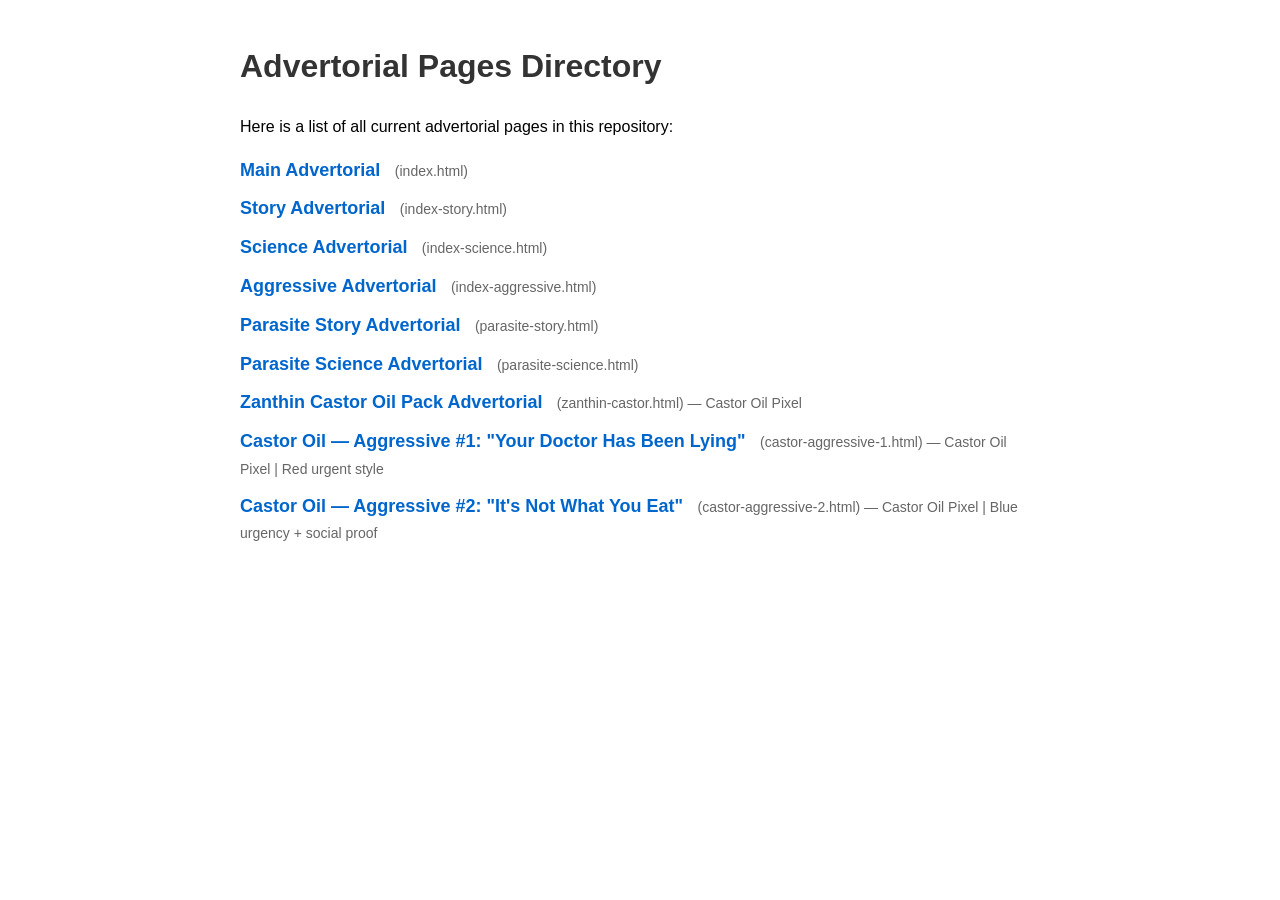
<file: backup.html>
<!DOCTYPE html>
<html lang="en">

<head>
    <meta charset="UTF-8">
    <meta name="viewport" content="width=device-width, initial-scale=1.0">
    <title>Advertorial Links Backup</title>
    <style>
        body {
            font-family: sans-serif;
            padding: 20px;
            max-width: 800px;
            margin: 0 auto;
            line-height: 1.6;
        }

        h1 {
            color: #333;
        }

        ul {
            list-style-type: none;
            padding: 0;
        }

        li {
            margin-bottom: 10px;
        }

        a {
            text-decoration: none;
            color: #0066cc;
            font-size: 18px;
            font-weight: bold;
        }

        a:hover {
            text-decoration: underline;
        }

        .description {
            font-size: 14px;
            color: #666;
            margin-left: 10px;
        }
    </style>
</head>

<body>
    <h1>Advertorial Pages Directory</h1>
    <p>Here is a list of all current advertorial pages in this repository:</p>
    <ul>
        <li><a href="index.html">Main Advertorial</a> <span class="description">(index.html)</span></li>
        <li><a href="index-story.html">Story Advertorial</a> <span class="description">(index-story.html)</span></li>
        <li><a href="index-science.html">Science Advertorial</a> <span class="description">(index-science.html)</span>
        </li>
        <li><a href="index-aggressive.html">Aggressive Advertorial</a> <span
                class="description">(index-aggressive.html)</span></li>
        <li><a href="parasite-story.html">Parasite Story Advertorial</a> <span
                class="description">(parasite-story.html)</span></li>
        <li><a href="parasite-science.html">Parasite Science Advertorial</a> <span
                class="description">(parasite-science.html)</span></li>
        <li><a href="zanthin-castor.html">Zanthin Castor Oil Pack Advertorial</a> <span
                class="description">(zanthin-castor.html) — Castor Oil Pixel</span></li>
        <li><a href="castor-aggressive-1.html">Castor Oil — Aggressive #1: "Your Doctor Has Been Lying"</a> <span
                class="description">(castor-aggressive-1.html) — Castor Oil Pixel | Red urgent style</span></li>
        <li><a href="castor-aggressive-2.html">Castor Oil — Aggressive #2: "It's Not What You Eat"</a> <span
                class="description">(castor-aggressive-2.html) — Castor Oil Pixel | Blue urgency + social proof</span>
        </li>
    </ul>
</body>

</html>
</file>
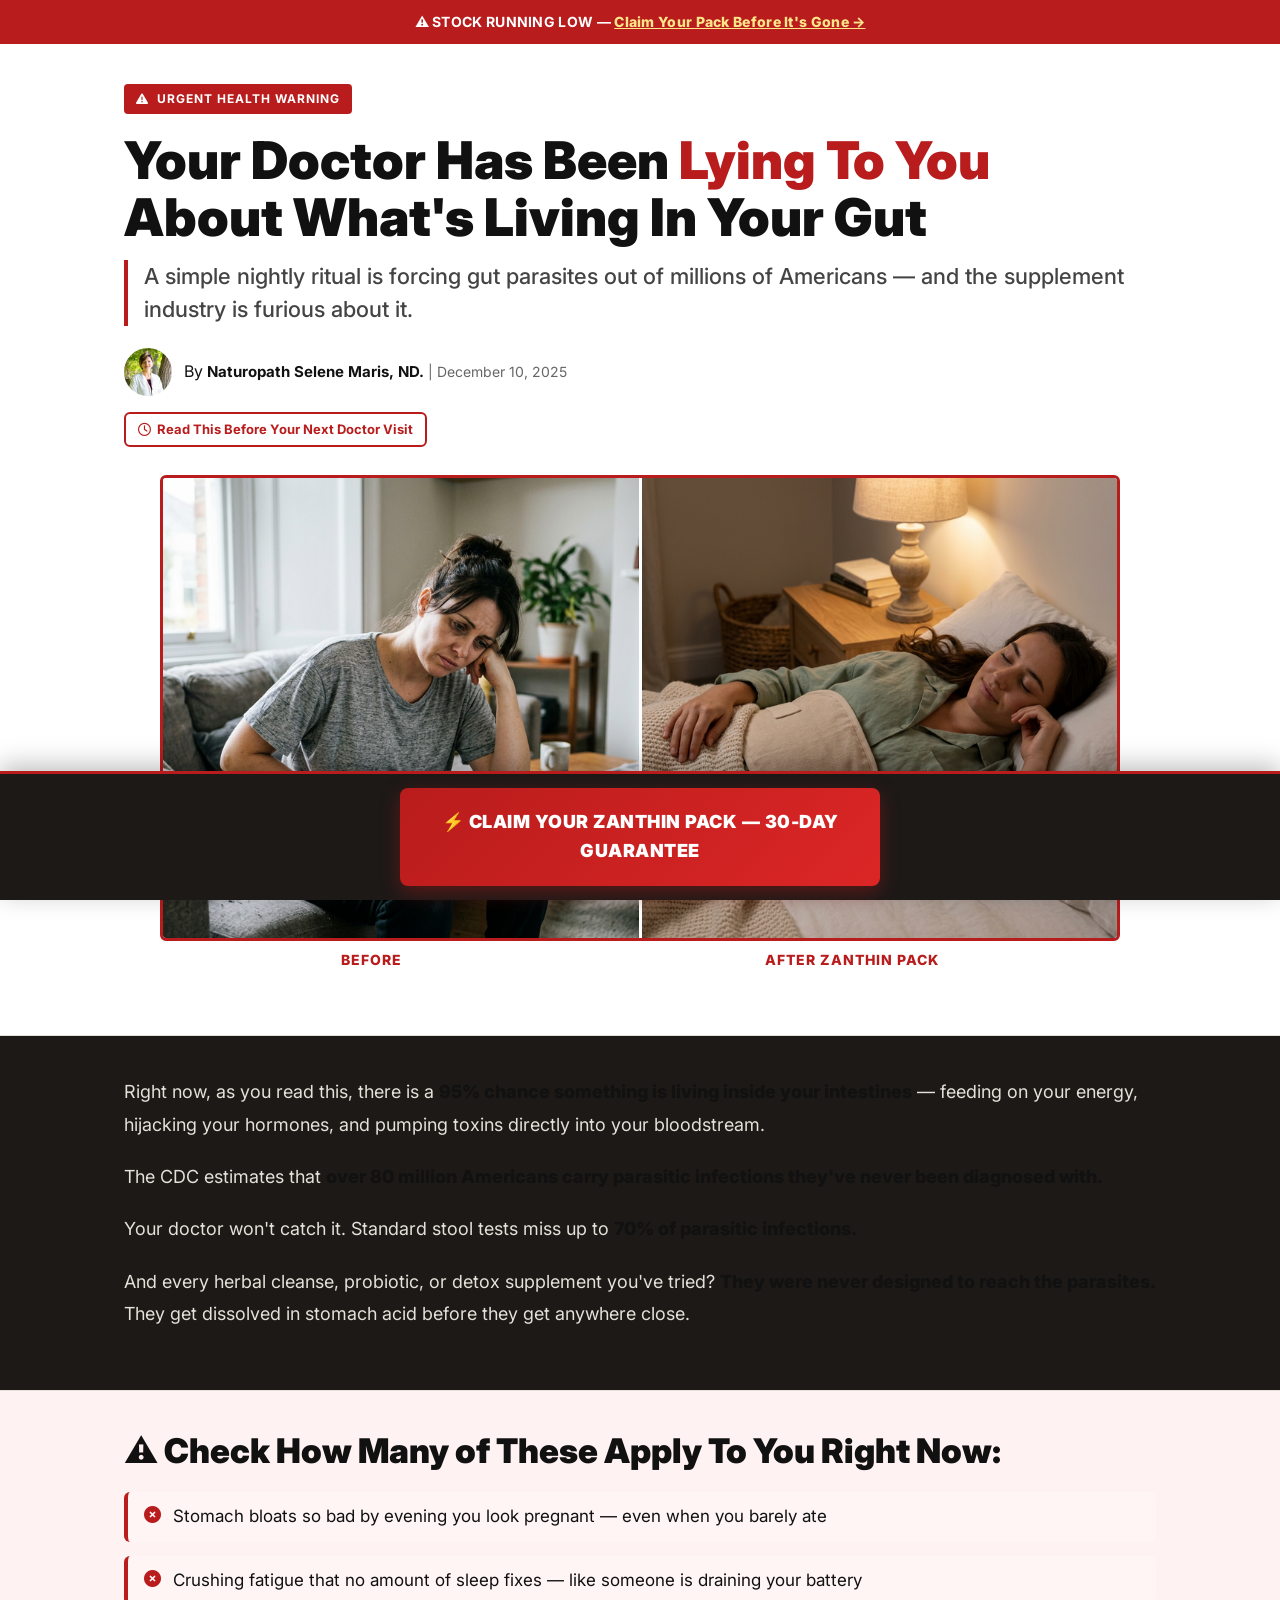
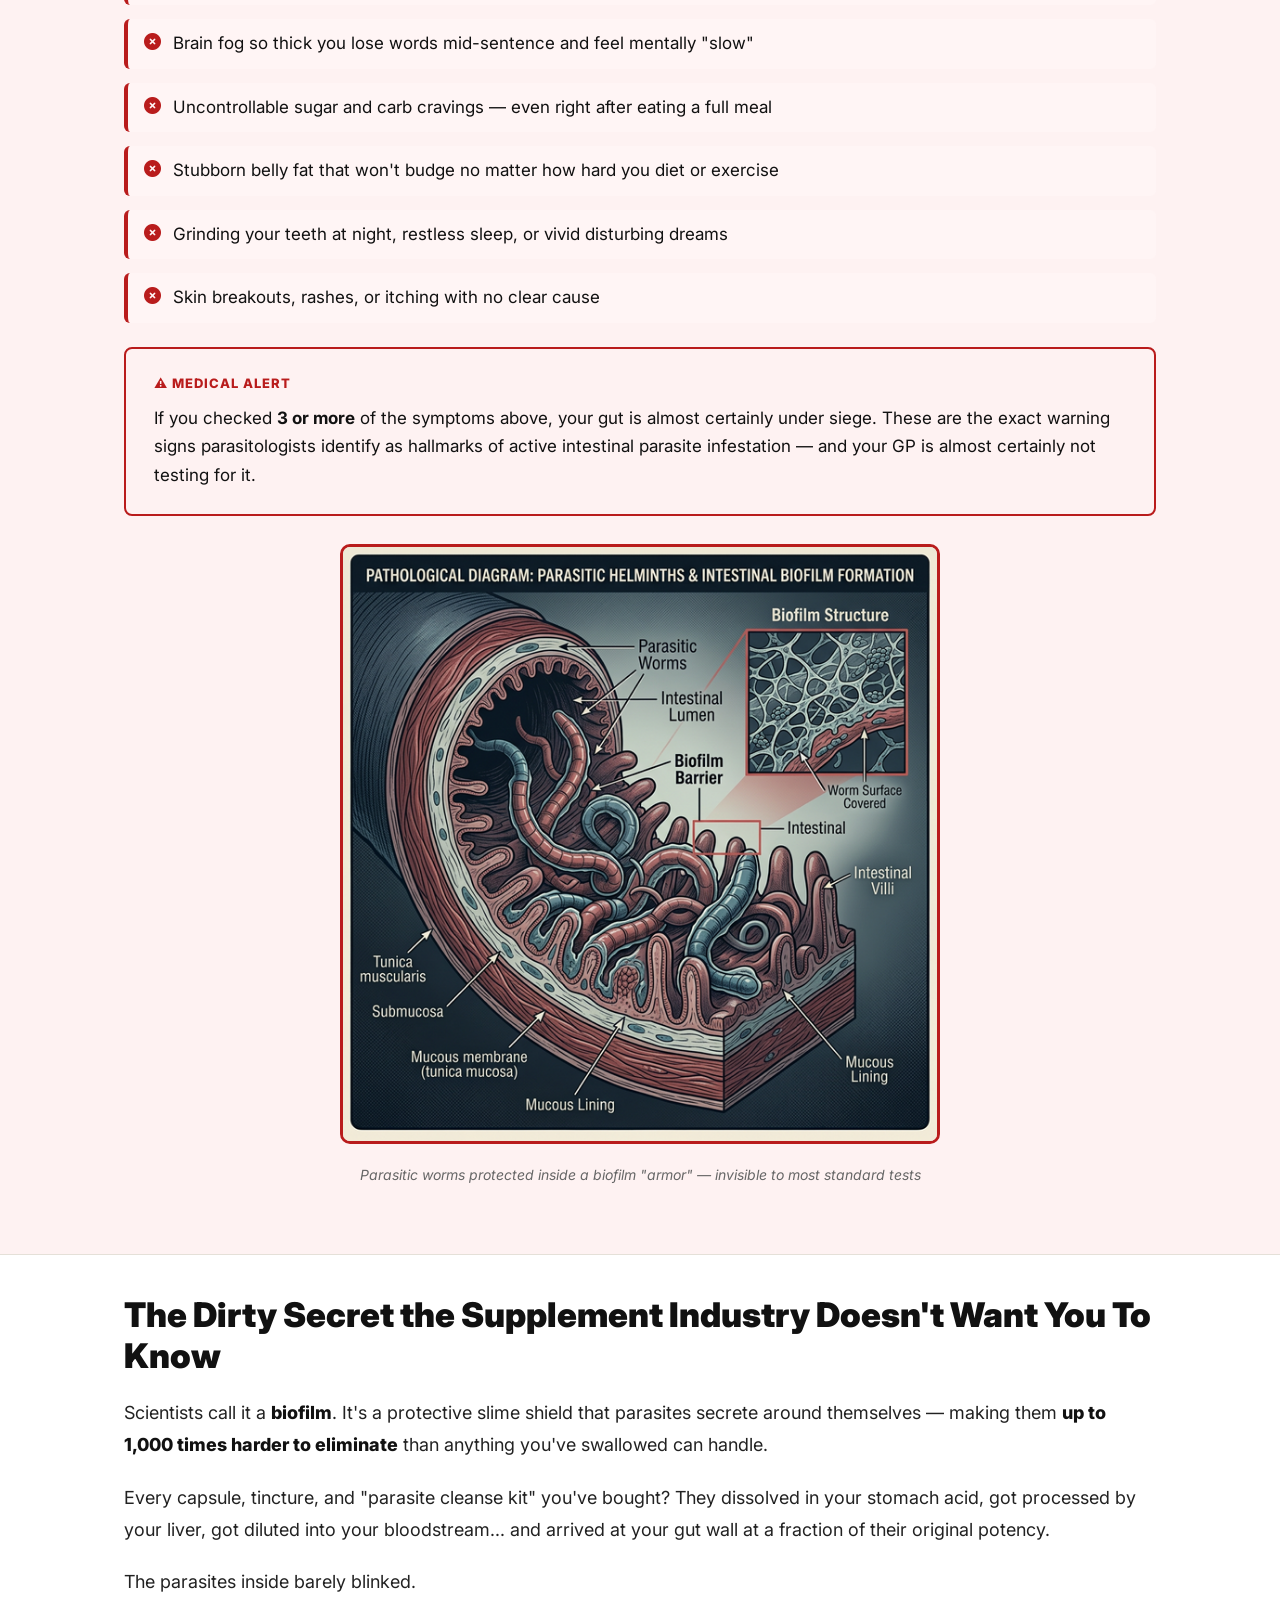
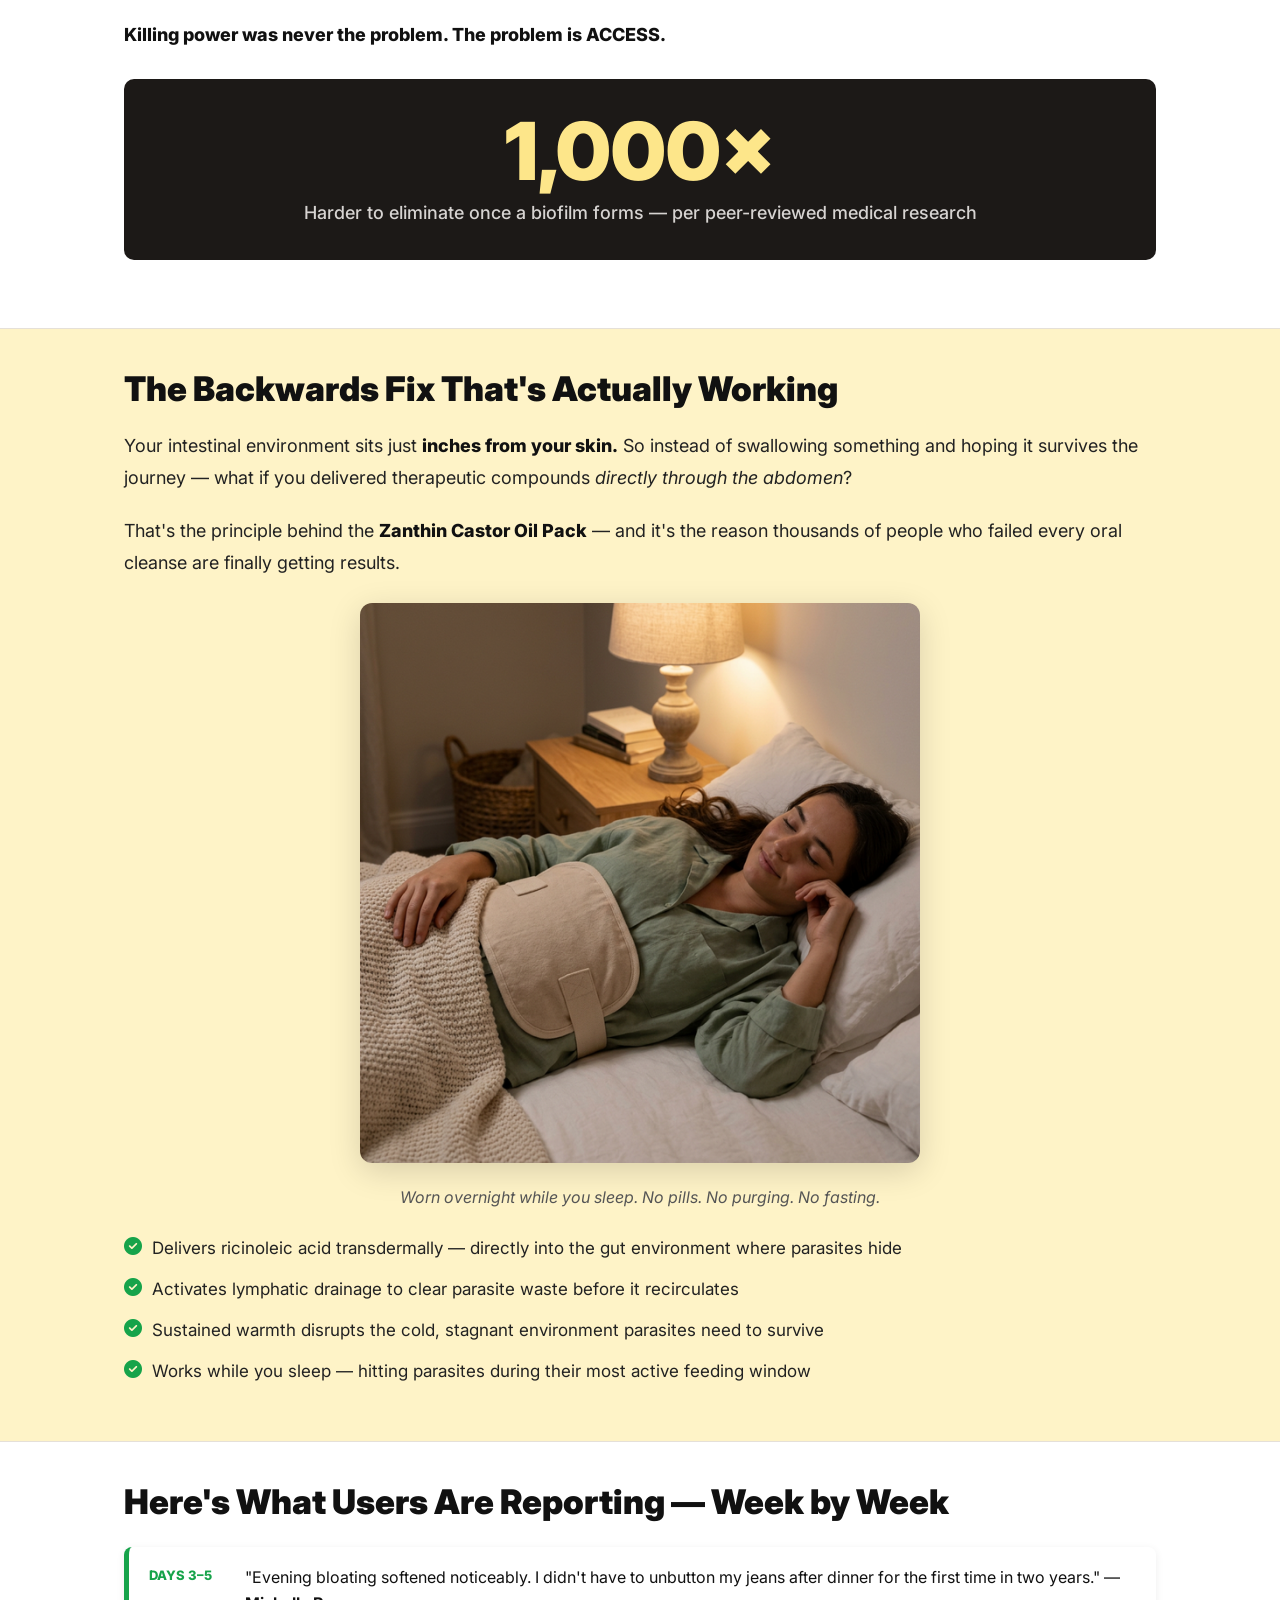
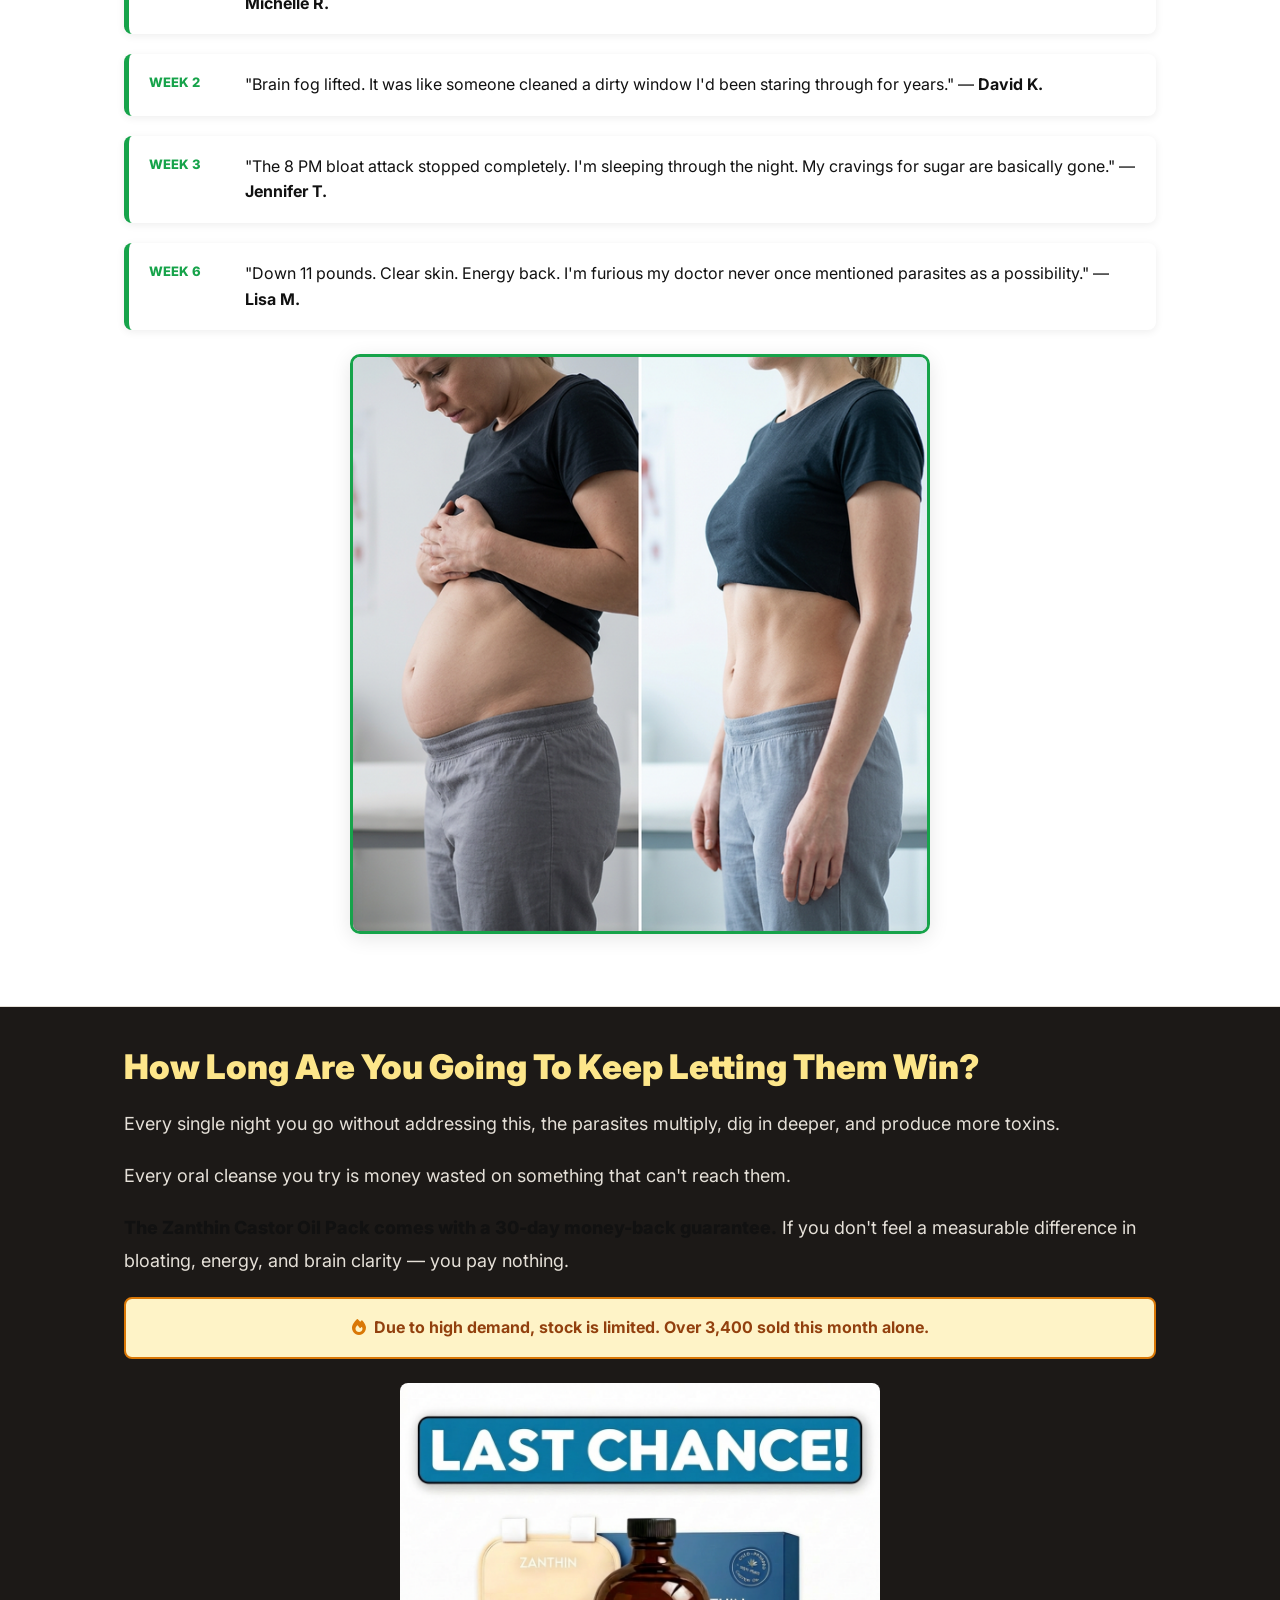
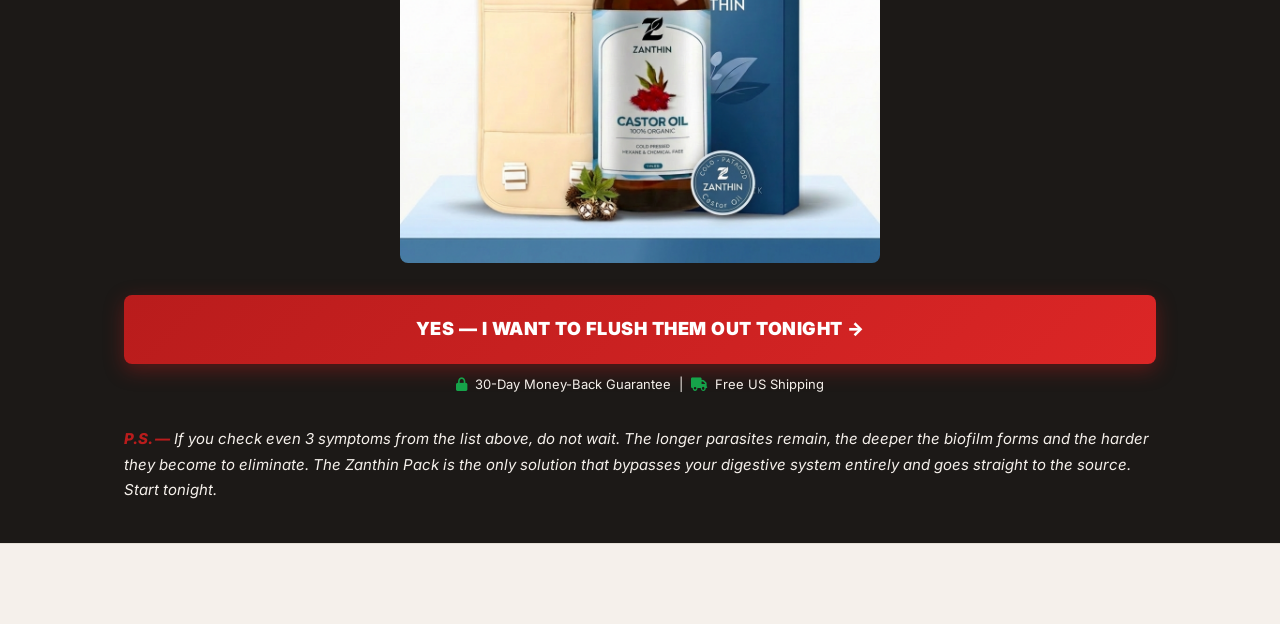
<file: castor-aggressive-1.html>
<!DOCTYPE html>
<html lang="en">

<head>
    <meta charset="UTF-8">
    <meta name="viewport" content="width=device-width, initial-scale=1.0">
    <title>The Gut Parasite Cover-Up: Why Your Doctor Never Mentioned This – Zanthin</title>
    <meta name="description"
        content="A suppressed medical discovery is finally helping thousands flush out gut parasites overnight. Here's what the supplement industry doesn't want you to know.">
    <link href="https://fonts.googleapis.com/css2?family=Inter:wght@400;500;600;700;800;900&display=swap"
        rel="stylesheet">
    <link rel="stylesheet" href="https://cdnjs.cloudflare.com/ajax/libs/font-awesome/6.4.0/css/all.min.css">
    <style>
        *,
        *::before,
        *::after {
            box-sizing: border-box;
            margin: 0;
            padding: 0;
        }

        body {
            font-family: 'Inter', -apple-system, BlinkMacSystemFont, sans-serif;
            background-color: #f5f0eb;
            color: #111;
            font-size: 16px;
            line-height: 1.6;
        }

        .top-bar {
            position: sticky;
            top: 0;
            z-index: 100;
            background: #b91c1c;
            color: #fff;
            text-align: center;
            padding: 11px 16px;
            font-size: 14px;
            font-weight: 700;
            letter-spacing: 0.3px;
            animation: pulse-bar 2s ease-in-out infinite;
        }

        @keyframes pulse-bar {

            0%,
            100% {
                background: #b91c1c;
            }

            50% {
                background: #991b1b;
            }
        }

        .top-bar a {
            color: #fde68a;
            text-decoration: underline;
            font-weight: 800;
        }

        .page {
            max-width: 1080px;
            margin: 0 auto;
            padding: 0 24px;
        }

        .section {
            background: #fff;
            border-bottom: 1px solid #e5e0d8;
            padding: 40px 0;
        }

        .section.dark {
            background: #1c1917;
            color: #f5f0eb;
        }

        .section.dark h2,
        .section.dark p {
            color: #f5f0eb;
        }

        .section.warm {
            background: #fef3c7;
        }

        .section.red {
            background: #fef2f2;
        }

        .kicker {
            display: inline-flex;
            align-items: center;
            gap: 8px;
            background: #b91c1c;
            color: #fff;
            font-size: 12px;
            font-weight: 700;
            letter-spacing: 1px;
            text-transform: uppercase;
            padding: 5px 12px;
            border-radius: 4px;
            margin-bottom: 18px;
        }

        h1 {
            font-size: clamp(28px, 4.5vw, 52px);
            font-weight: 900;
            line-height: 1.1;
            color: #111;
            margin-bottom: 14px;
        }

        h1 span.red {
            color: #b91c1c;
        }

        .deck {
            font-size: clamp(17px, 2.5vw, 22px);
            font-weight: 500;
            color: #444;
            margin-bottom: 22px;
            line-height: 1.5;
            border-left: 4px solid #b91c1c;
            padding-left: 16px;
        }

        .author-row {
            display: flex;
            align-items: center;
            gap: 12px;
            margin-bottom: 16px;
        }

        .author-avatar {
            width: 48px;
            height: 48px;
            border-radius: 50%;
            object-fit: cover;
            flex-shrink: 0;
        }

        .author-name {
            font-weight: 700;
            font-size: 15px;
        }

        .author-date {
            font-size: 14px;
            color: #666;
        }

        .read-time-badge {
            display: inline-flex;
            align-items: center;
            gap: 6px;
            border: 2px solid #b91c1c;
            border-radius: 6px;
            padding: 5px 12px;
            font-size: 13px;
            font-weight: 700;
            color: #b91c1c;
            margin-bottom: 28px;
        }

        .hero-img {
            display: grid;
            grid-template-columns: 1fr 1fr;
            gap: 3px;
            max-width: 960px;
            margin: 0 auto 8px;
            border-radius: 6px;
            overflow: hidden;
            border: 3px solid #b91c1c;
        }

        .hero-img img {
            width: 100%;
            height: 460px;
            object-fit: cover;
            display: block;
        }

        .hero-label {
            display: flex;
            justify-content: space-around;
            max-width: 960px;
            margin: 0 auto 24px;
            font-size: 14px;
            font-weight: 800;
            text-transform: uppercase;
            letter-spacing: 1px;
            color: #b91c1c;
        }

        h2 {
            font-size: clamp(22px, 3.5vw, 34px);
            font-weight: 900;
            color: #111;
            margin-bottom: 20px;
            line-height: 1.2;
        }

        .section.dark h2 {
            color: #fde68a;
        }

        .body-text p {
            font-size: 18px;
            line-height: 1.8;
            color: #222;
            margin-bottom: 20px;
        }

        .body-text p strong {
            font-weight: 800;
            color: #111;
        }

        .section.dark .body-text p {
            color: #e5e0d8;
        }

        /* Warning box */
        .warning-box {
            background: #fef2f2;
            border: 2px solid #b91c1c;
            border-radius: 8px;
            padding: 24px 28px;
            margin: 24px 0;
        }

        .warning-box .label {
            font-size: 13px;
            font-weight: 800;
            color: #b91c1c;
            text-transform: uppercase;
            letter-spacing: 1px;
            margin-bottom: 10px;
        }

        .warning-box p {
            font-size: 17px;
            line-height: 1.7;
            color: #111;
            margin: 0;
        }

        /* Symptom checklist */
        .symptom-list {
            list-style: none;
            margin: 20px 0;
        }

        .symptom-list li {
            display: flex;
            align-items: flex-start;
            gap: 12px;
            font-size: 17px;
            line-height: 1.5;
            color: #111;
            margin-bottom: 14px;
            padding: 12px 16px;
            background: #fff5f5;
            border-radius: 6px;
            border-left: 4px solid #b91c1c;
        }

        .symptom-list li i {
            color: #b91c1c;
            margin-top: 2px;
            flex-shrink: 0;
        }

        /* Stat callout */
        .stat-block {
            text-align: center;
            padding: 32px 20px;
            background: #1c1917;
            border-radius: 10px;
            margin: 28px 0;
        }

        .stat-block .big {
            font-size: clamp(48px, 7vw, 80px);
            font-weight: 900;
            color: #fde68a;
            line-height: 1;
        }

        .stat-block .sub {
            font-size: 18px;
            color: #d6d3d1;
            margin-top: 8px;
            font-weight: 500;
        }

        /* Works list */
        .works-list {
            list-style: none;
            margin: 16px 0;
        }

        .works-list li {
            display: flex;
            align-items: flex-start;
            gap: 10px;
            font-size: 17px;
            line-height: 1.6;
            color: #222;
            margin-bottom: 14px;
        }

        .works-list li i {
            color: #16a34a;
            margin-top: 3px;
            flex-shrink: 0;
            font-size: 18px;
        }

        .section.dark .works-list li {
            color: #e5e0d8;
        }

        /* Results box */
        .results-timeline {
            margin: 24px 0;
        }

        .result-row {
            display: flex;
            align-items: flex-start;
            gap: 16px;
            margin-bottom: 20px;
            padding: 18px 20px;
            background: #fff;
            border-radius: 8px;
            border-left: 5px solid #16a34a;
            box-shadow: 0 2px 8px rgba(0, 0, 0, 0.07);
        }

        .result-row .day {
            font-size: 13px;
            font-weight: 800;
            color: #16a34a;
            text-transform: uppercase;
            flex-shrink: 0;
            width: 80px;
        }

        .result-row p {
            margin: 0;
            font-size: 16px;
            line-height: 1.6;
            color: #111;
        }

        /* CTA */
        .cta-wrap {
            margin: 32px 0;
        }

        .cta-button {
            display: block;
            width: 100%;
            background: linear-gradient(135deg, #b91c1c 0%, #dc2626 100%);
            color: #fff;
            text-align: center;
            font-size: 18px;
            font-weight: 900;
            padding: 20px 24px;
            border-radius: 8px;
            text-decoration: none;
            letter-spacing: 0.5px;
            text-transform: uppercase;
            transition: transform 0.15s, box-shadow 0.15s;
            box-shadow: 0 6px 20px rgba(185, 28, 28, 0.4);
            animation: cta-pulse 2.5s ease-in-out infinite;
        }

        @keyframes cta-pulse {

            0%,
            100% {
                box-shadow: 0 6px 20px rgba(185, 28, 28, 0.4);
            }

            50% {
                box-shadow: 0 8px 32px rgba(185, 28, 28, 0.65);
                transform: translateY(-1px);
            }
        }

        .cta-button:hover {
            transform: translateY(-2px);
        }

        .cta-sub {
            text-align: center;
            font-size: 13px;
            color: #666;
            margin-top: 10px;
        }

        .cta-sub i {
            color: #16a34a;
            margin-right: 4px;
        }

        /* Scarcity bar */
        .scarcity-bar {
            background: #fef3c7;
            border: 2px solid #d97706;
            border-radius: 8px;
            padding: 16px 20px;
            margin: 20px 0;
            text-align: center;
            font-size: 16px;
            font-weight: 700;
            color: #92400e;
        }

        .scarcity-bar i {
            color: #d97706;
        }

        /* Testimonials */
        .testimonials-grid {
            display: grid;
            grid-template-columns: repeat(3, 1fr);
            gap: 16px;
        }

        .testimonial-card {
            background: #fff;
            border-radius: 10px;
            padding: 20px;
            border: 1px solid #e5e0d8;
            box-shadow: 0 2px 12px rgba(0, 0, 0, 0.06);
        }

        .testimonial-card img {
            width: 100%;
            height: 180px;
            object-fit: cover;
            border-radius: 6px;
            margin-bottom: 12px;
        }

        .stars {
            color: #f97316;
            font-size: 16px;
            margin-bottom: 10px;
        }

        .testimonial-text {
            font-size: 15px;
            line-height: 1.6;
            color: #333;
            font-style: italic;
            margin-bottom: 12px;
        }

        .testimonial-attr {
            font-size: 14px;
            font-weight: 700;
            color: #555;
        }

        .testimonial-attr i {
            color: #16a34a;
            margin-right: 4px;
        }

        .product-img {
            max-width: 480px;
            margin: 24px auto;
            display: block;
            width: 100%;
            border-radius: 8px;
        }

        .ps-text {
            font-size: 15px;
            line-height: 1.7;
            color: #444;
            margin-top: 20px;
            font-style: italic;
        }

        .ps-text strong {
            font-weight: 800;
            color: #b91c1c;
        }

        .page-bottom-pad {
            height: 80px;
        }

        .sticky-cta {
            position: fixed;
            bottom: 0;
            left: 0;
            right: 0;
            background: #1c1917;
            border-top: 3px solid #b91c1c;
            padding: 14px 24px;
            z-index: 1000;
            box-shadow: 0 -6px 24px rgba(0, 0, 0, 0.25);
        }

        .sticky-cta .cta-button {
            max-width: 500px;
            margin: 0 auto;
            display: block;
            animation: none;
        }

        /* Mobile */
        @media (max-width: 768px) {
            body {
                font-size: 15px;
            }

            .page {
                padding: 0 16px;
            }

            .section {
                padding: 28px 0;
            }

            h1 {
                font-size: 24px;
            }

            h2 {
                font-size: 20px;
            }

            .body-text p {
                font-size: 16px;
            }

            .hero-img img {
                height: 200px;
            }

            .testimonials-grid {
                grid-template-columns: 1fr;
            }

            .stat-block .big {
                font-size: 56px;
            }

            .cta-button {
                font-size: 15px;
                padding: 17px 16px;
            }
        }

        @media (max-width: 480px) {
            h1 {
                font-size: 21px;
            }

            h2 {
                font-size: 18px;
            }

            .cta-button {
                font-size: 13px;
                padding: 15px 12px;
            }
        }
    </style>
    <!-- Meta Pixel Code -->
    <script>
        !function (f, b, e, v, n, t, s) {
            if (f.fbq) return; n = f.fbq = function () {
                n.callMethod ? n.callMethod.apply(n, arguments) : n.queue.push(arguments)
            };
            if (!f._fbq) f._fbq = n; n.push = n; n.loaded = !0; n.version = '2.0';
            n.queue = []; t = b.createElement(e); t.async = !0;
            t.src = v; s = b.getElementsByTagName(e)[0];
            s.parentNode.insertBefore(t, s)
        }(window, document, 'script', 'https://connect.facebook.net/en_US/fbevents.js');
        fbq('init', '1267741071959953');
        fbq('track', 'PageView');
    </script>
    <noscript><img height="1" width="1" style="display:none"
            src="https://www.facebook.com/tr?id=1267741071959953&ev=PageView&noscript=1" /></noscript>
</head>

<body>

    <!-- Sticky top bar -->
    <div class="top-bar">
        ⚠️ STOCK RUNNING LOW — <a
            href="https://zanthinoil.com/products/zanthan%E2%84%A2-castor-oil-pack-bundle">Claim
            Your Pack Before It's Gone →</a>
    </div>

    <!-- SECTION 1: Headline -->
    <div class="section">
        <div class="page">

            <div class="kicker"><i class="fas fa-exclamation-triangle"></i> Urgent Health Warning</div>

            <h1>Your Doctor Has Been <span class="red">Lying To You</span> About What's Living In Your Gut</h1>
            <p class="deck">A simple nightly ritual is forcing gut parasites out of millions of Americans — and the
                supplement industry is furious about it.</p>

            <div class="author-row">
                <img src="selene-maris.png" alt="Naturopath Selene Maris" class="author-avatar"
                    style="object-fit:cover; border-radius:50%;">
                <div>
                    <div>By <span class="author-name">Naturopath Selene Maris, ND.</span> <span class="author-date">|
                            December 10, 2025</span></div>
                </div>
            </div>
            <div class="read-time-badge">
                <i class="far fa-clock"></i> Read This Before Your Next Doctor Visit
            </div>

            <!-- Before / After hero -->
            <div class="hero-img">
                <img src="castor-tired-woman.png" alt="Bloated and exhausted"
                    onerror="this.src='https://images.unsplash.com/photo-1508214751196-bcfd4ca60f91?w=500&q=80'">
                <img src="castor-pack-stomach.png" alt="Feeling better with Zanthin"
                    onerror="this.src='https://images.unsplash.com/photo-1576091160399-112ba8d25d1d?w=500&q=80'">
            </div>
            <div class="hero-label"><span>Before</span><span>After Zanthin Pack</span></div>

        </div>
    </div>

    <!-- SECTION 2: Hook -->
    <div class="section dark">
        <div class="page body-text">
            <p>Right now, as you read this, there is a <strong>95% chance something is living inside your
                    intestines</strong> — feeding on your energy, hijacking your hormones, and pumping toxins directly
                into your bloodstream.</p>
            <p>The CDC estimates that <strong>over 80 million Americans carry parasitic infections they've never been
                    diagnosed with.</strong></p>
            <p>Your doctor won't catch it. Standard stool tests miss up to <strong>70% of parasitic infections.</strong>
            </p>
            <p>And every herbal cleanse, probiotic, or detox supplement you've tried? <strong>They were never designed
                    to reach the parasites.</strong> They get dissolved in stomach acid before they get anywhere close.
            </p>
        </div>
    </div>

    <!-- SECTION 3: Symptoms -->
    <div class="section red">
        <div class="page">
            <h2>⚠️ Check How Many of These Apply To You Right Now:</h2>
            <ul class="symptom-list">
                <li><i class="fas fa-circle-xmark"></i><span>Stomach bloats so bad by evening you look pregnant — even
                        when you barely ate</span></li>
                <li><i class="fas fa-circle-xmark"></i><span>Crushing fatigue that no amount of sleep fixes — like
                        someone is draining your battery</span></li>
                <li><i class="fas fa-circle-xmark"></i><span>Brain fog so thick you lose words mid-sentence and feel
                        mentally "slow"</span></li>
                <li><i class="fas fa-circle-xmark"></i><span>Uncontrollable sugar and carb cravings — even right after
                        eating a full meal</span></li>
                <li><i class="fas fa-circle-xmark"></i><span>Stubborn belly fat that won't budge no matter how hard you
                        diet or exercise</span></li>
                <li><i class="fas fa-circle-xmark"></i><span>Grinding your teeth at night, restless sleep, or vivid
                        disturbing dreams</span></li>
                <li><i class="fas fa-circle-xmark"></i><span>Skin breakouts, rashes, or itching with no clear
                        cause</span></li>
            </ul>

            <div class="warning-box">
                <div class="label">⚠️ Medical Alert</div>
                <p>If you checked <strong>3 or more</strong> of the symptoms above, your gut is almost certainly under
                    siege. These are the exact warning signs parasitologists identify as hallmarks of active intestinal
                    parasite infestation — and your GP is almost certainly not testing for it.</p>
            </div>

            <!-- Diagram -->
            <div style="text-align:center; margin: 28px 0;">
                <img src="castor-gut-worms-diagram.png" alt="Parasitic worms and biofilm in the gut"
                    style="max-width:600px; width:100%; border-radius:10px; border:3px solid #b91c1c;"
                    onerror="this.style.display='none'">
                <p style="margin-top:12px; font-size:14px; color:#666; font-style:italic;">Parasitic worms protected
                    inside a biofilm "armor" — invisible to most standard tests</p>
            </div>
        </div>
    </div>

    <!-- SECTION 4: The Biofilm Problem -->
    <div class="section">
        <div class="page">
            <h2>The Dirty Secret the Supplement Industry Doesn't Want You To Know</h2>
            <div class="body-text">
                <p>Scientists call it a <strong>biofilm</strong>. It's a protective slime shield that parasites secrete
                    around themselves — making them <strong>up to 1,000 times harder to eliminate</strong> than anything
                    you've swallowed can handle.</p>
                <p>Every capsule, tincture, and "parasite cleanse kit" you've bought? They dissolved in your stomach
                    acid, got processed by your liver, got diluted into your bloodstream... and arrived at your gut wall
                    at a fraction of their original potency.</p>
                <p>The parasites inside barely blinked.</p>
                <p><strong>Killing power was never the problem. The problem is ACCESS.</strong></p>
            </div>

            <div class="stat-block">
                <div class="big">1,000×</div>
                <div class="sub">Harder to eliminate once a biofilm forms — per peer-reviewed medical research</div>
            </div>
        </div>
    </div>

    <!-- SECTION 5: The Solution -->
    <div class="section warm">
        <div class="page">
            <h2>The Backwards Fix That's Actually Working</h2>
            <div class="body-text">
                <p>Your intestinal environment sits just <strong>inches from your skin.</strong> So instead of
                    swallowing something and hoping it survives the journey — what if you delivered therapeutic
                    compounds <em>directly through the abdomen</em>?</p>
                <p>That's the principle behind the <strong>Zanthin Castor Oil Pack</strong> — and it's the reason
                    thousands of people who failed every oral cleanse are finally getting results.</p>
            </div>

            <div style="text-align:center; margin: 24px 0;">
                <img src="castor-pack-stomach.png" alt="Castor oil pack worn overnight"
                    style="max-width:560px; width:100%; border-radius:12px; box-shadow: 0 8px 32px rgba(0,0,0,0.15);"
                    onerror="this.style.display='none'">
                <p style="margin-top:14px; font-size:16px; color:#555; font-style:italic;">Worn overnight while you
                    sleep. No pills. No purging. No fasting.</p>
            </div>

            <ul class="works-list">
                <li><i class="fas fa-check-circle"></i><span>Delivers ricinoleic acid transdermally — directly into the
                        gut environment where parasites hide</span></li>
                <li><i class="fas fa-check-circle"></i><span>Activates lymphatic drainage to clear parasite waste before
                        it recirculates</span></li>
                <li><i class="fas fa-check-circle"></i><span>Sustained warmth disrupts the cold, stagnant environment
                        parasites need to survive</span></li>
                <li><i class="fas fa-check-circle"></i><span>Works while you sleep — hitting parasites during their most
                        active feeding window</span></li>
            </ul>
        </div>
    </div>

    <!-- SECTION 6: Results Timeline -->
    <div class="section">
        <div class="page">
            <h2>Here's What Users Are Reporting — Week by Week</h2>
            <div class="results-timeline">
                <div class="result-row">
                    <div class="day">Days 3–5</div>
                    <p>"Evening bloating softened noticeably. I didn't have to unbutton my jeans after dinner for the
                        first time in two years." — <strong>Michelle R.</strong></p>
                </div>
                <div class="result-row">
                    <div class="day">Week 2</div>
                    <p>"Brain fog lifted. It was like someone cleaned a dirty window I'd been staring through for
                        years." — <strong>David K.</strong></p>
                </div>
                <div class="result-row">
                    <div class="day">Week 3</div>
                    <p>"The 8 PM bloat attack stopped completely. I'm sleeping through the night. My cravings for sugar
                        are basically gone." — <strong>Jennifer T.</strong></p>
                </div>
                <div class="result-row">
                    <div class="day">Week 6</div>
                    <p>"Down 11 pounds. Clear skin. Energy back. I'm furious my doctor never once mentioned parasites as
                        a possibility." — <strong>Lisa M.</strong></p>
                </div>
            </div>

            <div style="text-align:center; margin: 24px 0;">
                <img src="castor-bloat-before-after.png" alt="Before and after results"
                    style="max-width:580px; width:100%; border-radius:10px; border:3px solid #16a34a; box-shadow:0 4px 20px rgba(0,0,0,0.1);"
                    onerror="this.style.display='none'">
            </div>
        </div>
    </div>

    <!-- SECTION 7: CTA -->
    <div class="section dark">
        <div class="page">
            <h2>How Long Are You Going To Keep Letting Them Win?</h2>
            <div class="body-text">
                <p>Every single night you go without addressing this, the parasites multiply, dig in deeper, and produce
                    more toxins.</p>
                <p>Every oral cleanse you try is money wasted on something that can't reach them.</p>
                <p><strong>The Zanthin Castor Oil Pack comes with a 30-day money-back guarantee.</strong> If you don't
                    feel a measurable difference in bloating, energy, and brain clarity — you pay nothing.</p>
            </div>

            <div class="scarcity-bar">
                <i class="fas fa-fire"></i> &nbsp;Due to high demand, stock is limited. Over 3,400 sold this month
                alone.
            </div>

            <img src="zancaster.png" alt="Zanthin Castor Oil Pack" class="product-img"
                onerror="this.style.display='none'">

            <div class="cta-wrap">
                <a href="https://zanthinoil.com/products/zanthan%E2%84%A2-castor-oil-pack-bundle"
                    class="cta-button" onclick="fbq('trackCustom','InitiateCheckoutAD')">Yes — I Want To Flush Them Out Tonight →</a>
                <p class="cta-sub"><i class="fas fa-lock"></i> 30-Day Money-Back Guarantee &nbsp;|&nbsp; <i
                        class="fas fa-truck"></i> Free US Shipping</p>
            </div>

            <p class="ps-text"><strong>P.S. —</strong> If you check even 3 symptoms from the list above, do not wait.
                The longer parasites remain, the deeper the biofilm forms and the harder they become to eliminate. The
                Zanthin Pack is the only solution that bypasses your digestive system entirely and goes straight to the
                source. Start tonight.</p>
        </div>
    </div>

    <div class="page-bottom-pad"></div>

    <!-- Sticky bottom CTA -->
    <div class="sticky-cta">
        <a href="https://zanthinoil.com/products/zanthan%E2%84%A2-castor-oil-pack-bundle"
            class="cta-button" onclick="fbq('trackCustom','InitiateCheckoutAD')" style="max-width:480px; margin:0 auto; display:block;">
            ⚡ Claim Your Zanthin Pack — 30-Day Guarantee
        </a>
    </div>

</body>

</html>
</file>
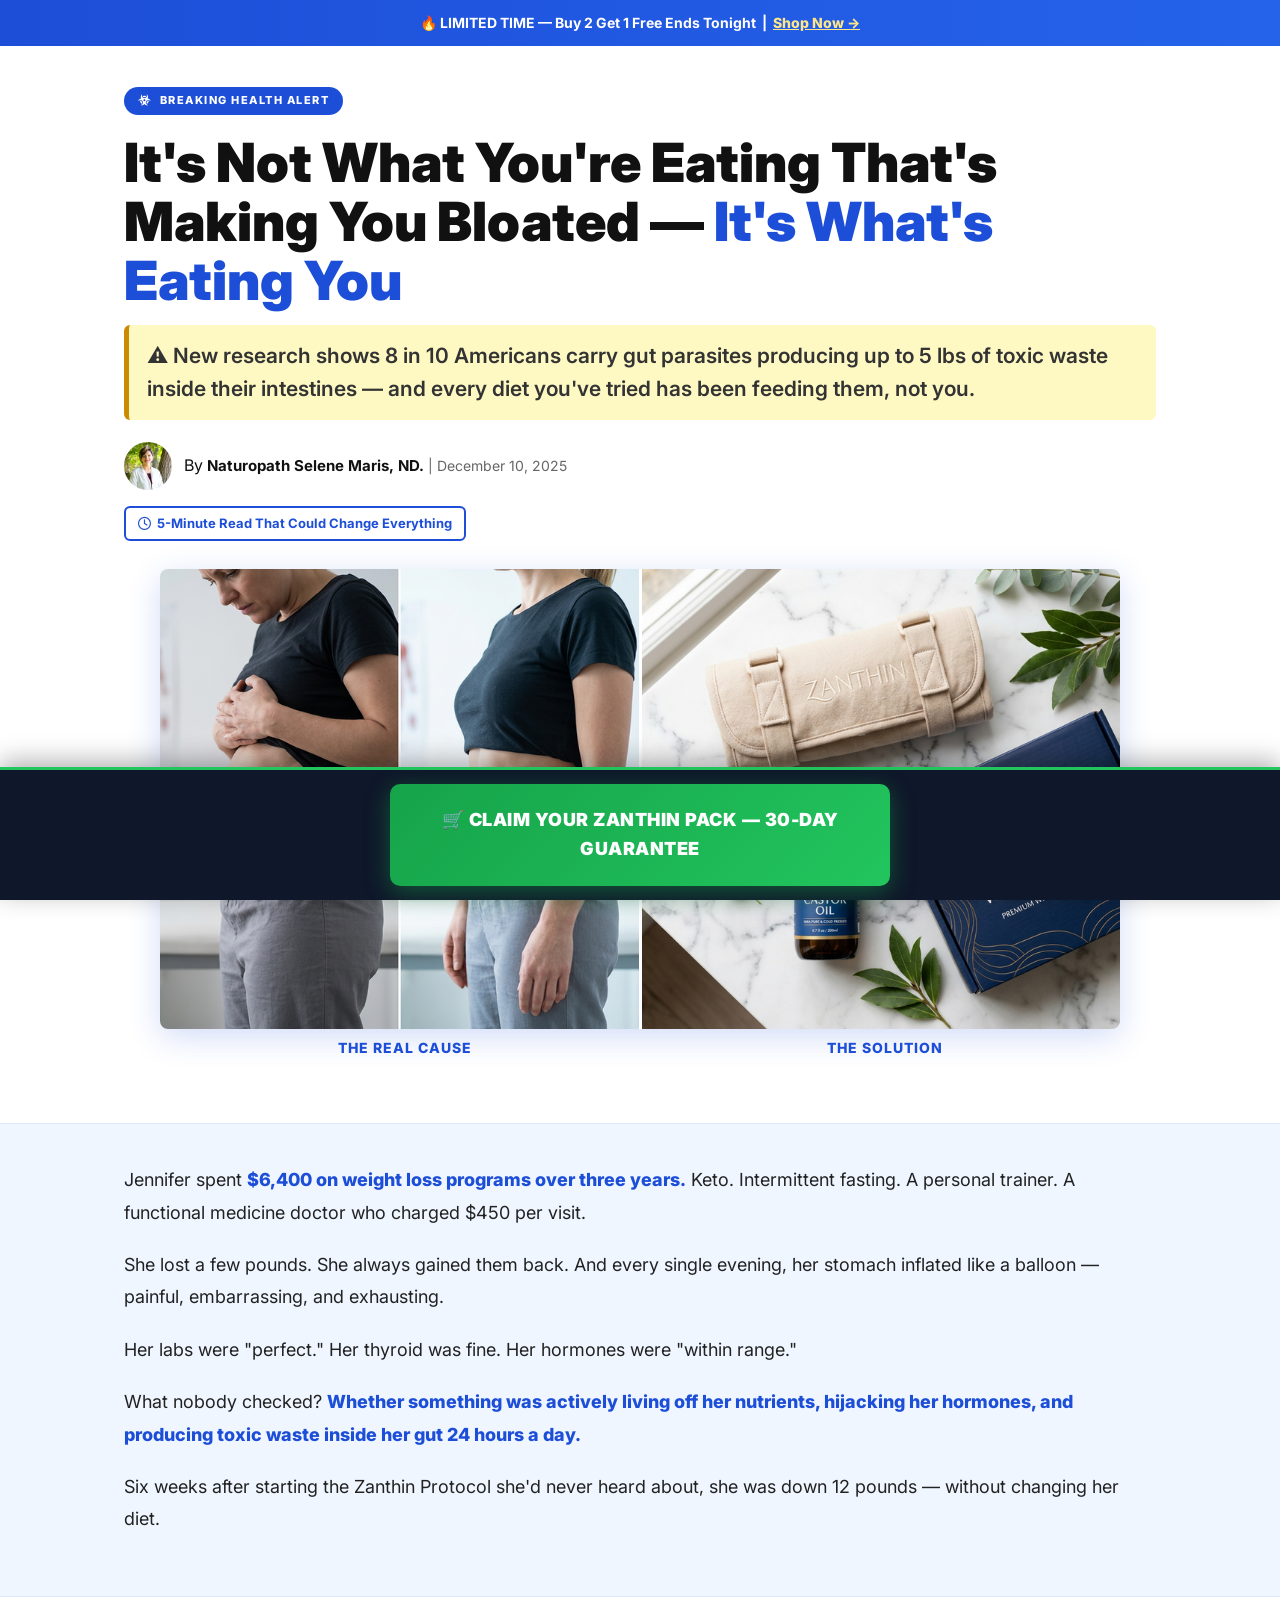
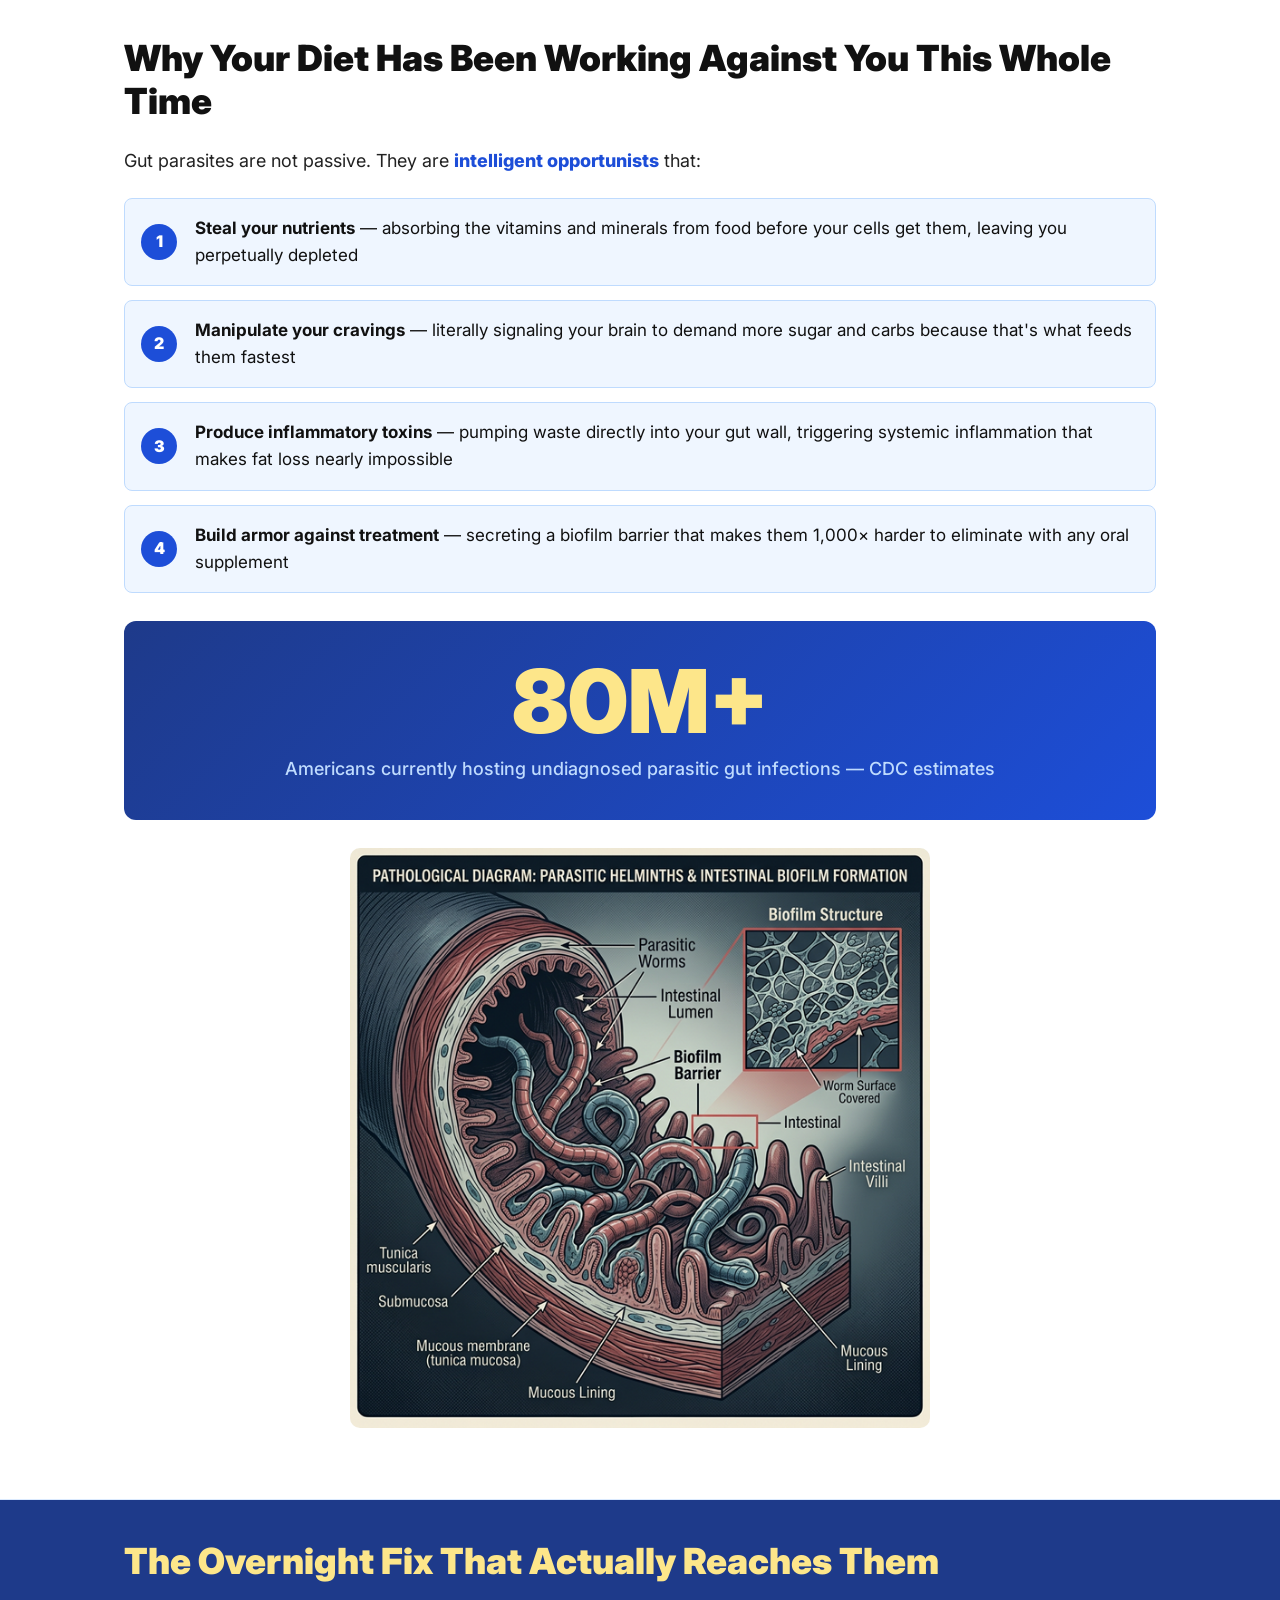
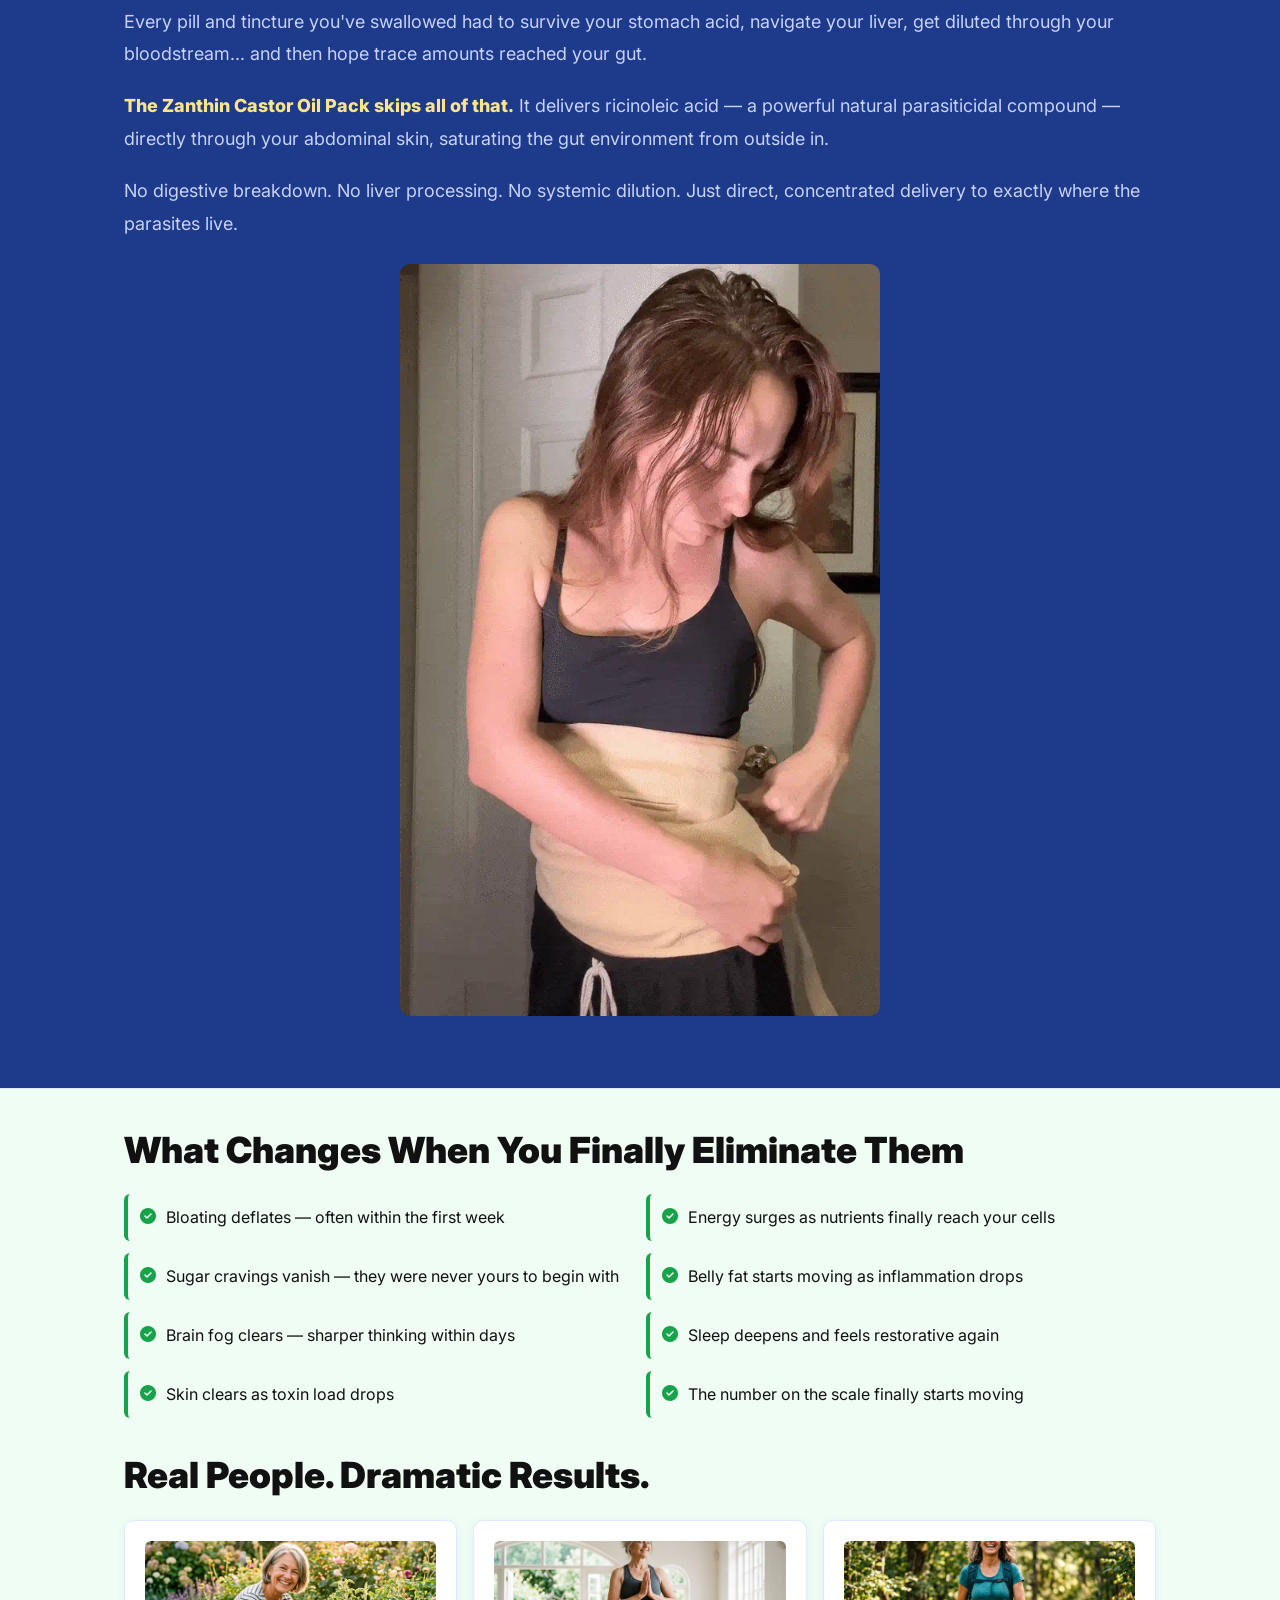
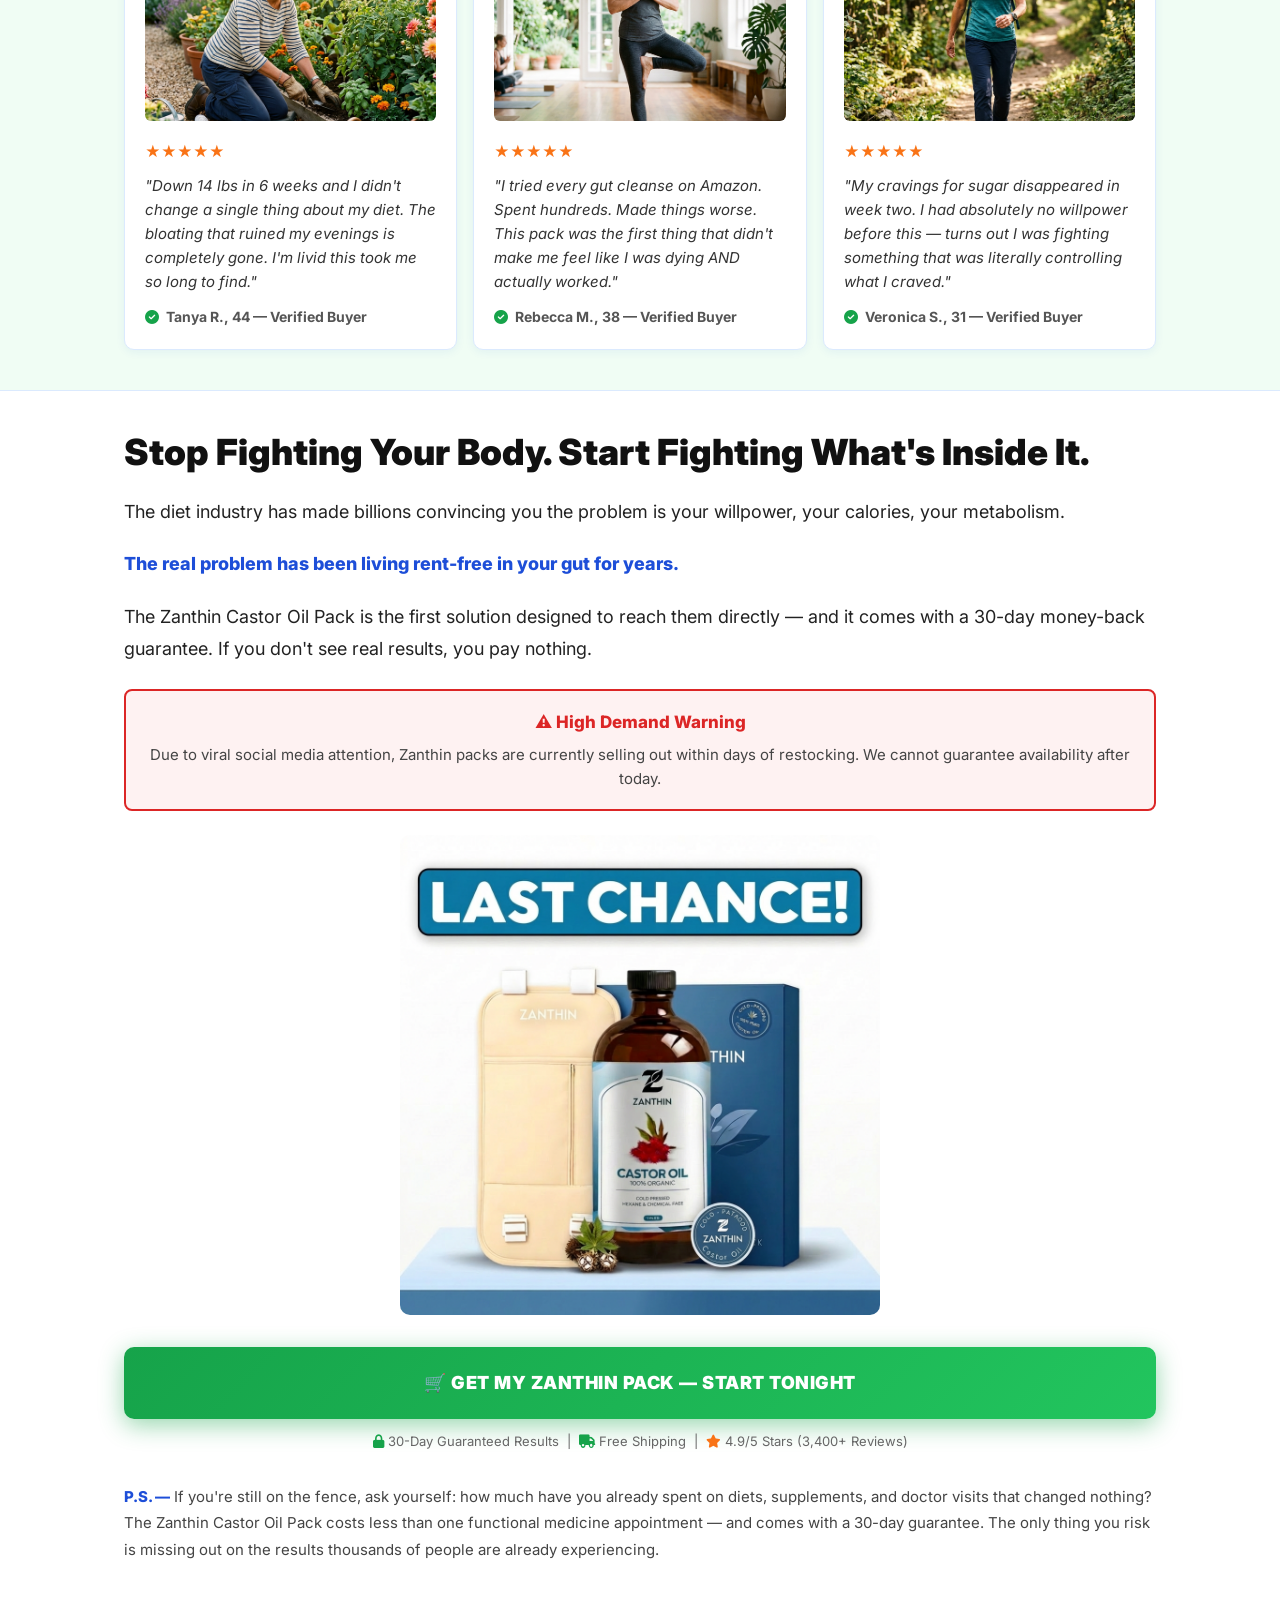
<file: castor-aggressive-2.html>
<!DOCTYPE html>
<html lang="en">

<head>
    <meta charset="UTF-8">
    <meta name="viewport" content="width=device-width, initial-scale=1.0">
    <title>It's Not What You Eat: The Hidden Reason You Can't Lose The Belly Weight – Zanthin</title>
    <meta name="description"
        content="Millions of American women are carrying 5–12 lbs of parasite waste in their gut RIGHT NOW. This overnight trick is finally flushing it out.">
    <link href="https://fonts.googleapis.com/css2?family=Inter:wght@400;500;600;700;800;900&display=swap"
        rel="stylesheet">
    <link rel="stylesheet" href="https://cdnjs.cloudflare.com/ajax/libs/font-awesome/6.4.0/css/all.min.css">
    <style>
        *,
        *::before,
        *::after {
            box-sizing: border-box;
            margin: 0;
            padding: 0;
        }

        body {
            font-family: 'Inter', -apple-system, BlinkMacSystemFont, sans-serif;
            background-color: #f0f4ff;
            color: #111;
            font-size: 16px;
            line-height: 1.6;
        }

        .top-bar {
            position: sticky;
            top: 0;
            z-index: 100;
            background: linear-gradient(90deg, #1d4ed8, #2563eb);
            color: #fff;
            text-align: center;
            padding: 12px 16px;
            font-size: 14px;
            font-weight: 700;
        }

        .top-bar a {
            color: #fde68a;
            text-decoration: underline;
            font-weight: 800;
        }

        .page {
            max-width: 1080px;
            margin: 0 auto;
            padding: 0 24px;
        }

        .section {
            background: #fff;
            border-bottom: 1px solid #dbeafe;
            padding: 40px 0;
        }

        .section.blue {
            background: #eff6ff;
        }

        .section.navy {
            background: #1e3a8a;
            color: #fff;
        }

        .section.navy h2,
        .section.navy p {
            color: #e0e7ff;
        }

        .section.navy h2 {
            color: #fde68a;
        }

        .section.green {
            background: #f0fdf4;
        }

        .alert-kicker {
            display: inline-flex;
            align-items: center;
            gap: 8px;
            background: #1d4ed8;
            color: #fff;
            font-size: 11px;
            font-weight: 800;
            letter-spacing: 1.5px;
            text-transform: uppercase;
            padding: 5px 14px;
            border-radius: 30px;
            margin-bottom: 18px;
        }

        h1 {
            font-size: clamp(28px, 4.5vw, 54px);
            font-weight: 900;
            line-height: 1.1;
            color: #111;
            margin-bottom: 14px;
        }

        h1 em {
            font-style: normal;
            color: #1d4ed8;
        }

        .deck {
            font-size: clamp(17px, 2.5vw, 21px);
            font-weight: 600;
            color: #333;
            margin-bottom: 22px;
            line-height: 1.6;
            background: #fef9c3;
            padding: 14px 18px;
            border-radius: 6px;
            border-left: 5px solid #ca8a04;
        }

        .author-row {
            display: flex;
            align-items: center;
            gap: 12px;
            margin-bottom: 16px;
        }

        .author-avatar {
            width: 48px;
            height: 48px;
            border-radius: 50%;
            object-fit: cover;
            flex-shrink: 0;
        }

        .author-name {
            font-weight: 700;
            font-size: 15px;
        }

        .author-date {
            font-size: 14px;
            color: #666;
        }

        .read-time-badge {
            display: inline-flex;
            align-items: center;
            gap: 6px;
            border: 2px solid #1d4ed8;
            border-radius: 6px;
            padding: 5px 12px;
            font-size: 13px;
            font-weight: 700;
            color: #1d4ed8;
            margin-bottom: 28px;
        }

        .hero-img {
            display: grid;
            grid-template-columns: 1fr 1fr;
            gap: 3px;
            max-width: 960px;
            margin: 0 auto 8px;
            border-radius: 8px;
            overflow: hidden;
            box-shadow: 0 8px 32px rgba(29, 78, 216, 0.2);
        }

        .hero-img img {
            width: 100%;
            height: 460px;
            object-fit: cover;
            display: block;
        }

        .hero-label {
            display: flex;
            justify-content: space-around;
            max-width: 960px;
            margin: 0 auto 24px;
            font-size: 14px;
            font-weight: 800;
            text-transform: uppercase;
            letter-spacing: 1px;
            color: #1d4ed8;
        }

        h2 {
            font-size: clamp(22px, 3.5vw, 36px);
            font-weight: 900;
            color: #111;
            margin-bottom: 22px;
            line-height: 1.2;
        }

        .body-text p {
            font-size: 18px;
            line-height: 1.8;
            color: #222;
            margin-bottom: 20px;
        }

        .body-text p strong {
            font-weight: 800;
            color: #1d4ed8;
        }

        .section.navy .body-text p {
            color: #c7d2fe;
        }

        .section.navy .body-text p strong {
            color: #fde68a;
        }

        /* Numbered steps */
        .steps-list {
            list-style: none;
            margin: 20px 0;
            counter-reset: steps;
        }

        .steps-list li {
            counter-increment: steps;
            position: relative;
            padding: 16px 16px 16px 70px;
            margin-bottom: 14px;
            background: #eff6ff;
            border-radius: 8px;
            font-size: 17px;
            line-height: 1.6;
            color: #111;
            border: 1px solid #bfdbfe;
        }

        .steps-list li::before {
            content: counter(steps);
            position: absolute;
            left: 16px;
            top: 50%;
            transform: translateY(-50%);
            width: 36px;
            height: 36px;
            border-radius: 50%;
            background: #1d4ed8;
            color: #fff;
            display: flex;
            align-items: center;
            justify-content: center;
            font-weight: 900;
            font-size: 16px;
        }

        /* Callout big text */
        .big-callout {
            text-align: center;
            padding: 36px 24px;
            border-radius: 12px;
            margin: 28px 0;
            background: linear-gradient(135deg, #1e3a8a 0%, #1d4ed8 100%);
        }

        .big-callout .number {
            font-size: clamp(52px, 8vw, 88px);
            font-weight: 900;
            color: #fde68a;
            line-height: 1;
        }

        .big-callout .label {
            font-size: 18px;
            color: #bfdbfe;
            margin-top: 10px;
            font-weight: 500;
        }

        /* Checklist */
        .check-grid {
            display: grid;
            grid-template-columns: 1fr 1fr;
            gap: 12px;
            margin: 20px 0;
        }

        .check-item {
            display: flex;
            align-items: flex-start;
            gap: 10px;
            font-size: 16px;
            line-height: 1.45;
            color: #111;
            padding: 12px;
            background: #f0fdf4;
            border-radius: 6px;
            border-left: 4px solid #16a34a;
        }

        .check-item i {
            color: #16a34a;
            margin-top: 2px;
            flex-shrink: 0;
        }

        /* CTA */
        .cta-button {
            display: block;
            width: 100%;
            background: linear-gradient(135deg, #16a34a 0%, #22c55e 100%);
            color: #fff;
            text-align: center;
            font-size: 18px;
            font-weight: 900;
            padding: 22px 24px;
            border-radius: 10px;
            text-decoration: none;
            letter-spacing: 0.5px;
            text-transform: uppercase;
            box-shadow: 0 6px 24px rgba(22, 163, 74, 0.45);
            animation: cta-glow 2.5s ease-in-out infinite;
        }

        @keyframes cta-glow {

            0%,
            100% {
                box-shadow: 0 6px 24px rgba(22, 163, 74, 0.45);
            }

            50% {
                box-shadow: 0 10px 40px rgba(22, 163, 74, 0.7);
                transform: translateY(-1px);
            }
        }

        .cta-sub {
            text-align: center;
            font-size: 13px;
            color: #666;
            margin-top: 12px;
        }

        .cta-wrap {
            margin: 32px 0;
        }

        /* Countdown urgency */
        .urgency-box {
            background: #fef2f2;
            border: 2px solid #dc2626;
            border-radius: 8px;
            padding: 18px 22px;
            margin: 24px 0;
            text-align: center;
        }

        .urgency-box .headline {
            font-size: 17px;
            font-weight: 800;
            color: #dc2626;
            margin-bottom: 6px;
        }

        .urgency-box p {
            font-size: 15px;
            color: #444;
            margin: 0;
        }

        /* Testimonials */
        .testimonials-grid {
            display: grid;
            grid-template-columns: repeat(3, 1fr);
            gap: 16px;
        }

        .testimonial-card {
            background: #fff;
            border-radius: 10px;
            padding: 20px;
            border: 1px solid #dbeafe;
            box-shadow: 0 2px 10px rgba(29, 78, 216, 0.07);
        }

        .testimonial-card img {
            width: 100%;
            height: 180px;
            object-fit: cover;
            border-radius: 6px;
            margin-bottom: 12px;
        }

        .stars {
            color: #f97316;
            font-size: 15px;
            margin-bottom: 10px;
        }

        .testimonial-text {
            font-size: 15px;
            line-height: 1.6;
            color: #333;
            font-style: italic;
            margin-bottom: 12px;
        }

        .testimonial-attr {
            font-size: 14px;
            font-weight: 700;
            color: #555;
        }

        .testimonial-attr i {
            color: #16a34a;
            margin-right: 4px;
        }

        .product-img {
            max-width: 480px;
            margin: 24px auto;
            display: block;
            width: 100%;
            border-radius: 10px;
        }

        .ps-text {
            font-size: 15px;
            line-height: 1.75;
            color: #444;
            margin-top: 22px;
        }

        .ps-text strong {
            font-weight: 800;
            color: #1d4ed8;
        }

        .page-bottom-pad {
            height: 80px;
        }

        .sticky-cta {
            position: fixed;
            bottom: 0;
            left: 0;
            right: 0;
            background: #0f172a;
            border-top: 3px solid #22c55e;
            padding: 14px 24px;
            z-index: 1000;
            box-shadow: 0 -6px 24px rgba(0, 0, 0, 0.3);
        }

        .sticky-cta .cta-button {
            max-width: 500px;
            margin: 0 auto;
            display: block;
            animation: none;
        }

        @media (max-width: 768px) {
            .page {
                padding: 0 16px;
            }

            .section {
                padding: 28px 0;
            }

            h1 {
                font-size: 24px;
            }

            h2 {
                font-size: 20px;
            }

            .body-text p {
                font-size: 16px;
            }

            .hero-img img {
                height: 200px;
            }

            .testimonials-grid {
                grid-template-columns: 1fr;
            }

            .check-grid {
                grid-template-columns: 1fr;
            }

            .cta-button {
                font-size: 15px;
                padding: 17px 16px;
            }

            .steps-list li {
                padding-left: 60px;
                font-size: 15px;
            }
        }

        @media (max-width: 480px) {
            h1 {
                font-size: 21px;
            }

            h2 {
                font-size: 18px;
            }

            .cta-button {
                font-size: 13px;
                padding: 15px 12px;
            }
        }
    </style>
    <!-- Meta Pixel Code -->
    <script>
        !function (f, b, e, v, n, t, s) {
            if (f.fbq) return; n = f.fbq = function () {
                n.callMethod ? n.callMethod.apply(n, arguments) : n.queue.push(arguments)
            };
            if (!f._fbq) f._fbq = n; n.push = n; n.loaded = !0; n.version = '2.0';
            n.queue = []; t = b.createElement(e); t.async = !0;
            t.src = v; s = b.getElementsByTagName(e)[0];
            s.parentNode.insertBefore(t, s)
        }(window, document, 'script', 'https://connect.facebook.net/en_US/fbevents.js');
        fbq('init', '1267741071959953');
        fbq('track', 'PageView');
    </script>
    <noscript><img height="1" width="1" style="display:none"
            src="https://www.facebook.com/tr?id=1267741071959953&ev=PageView&noscript=1" /></noscript>
</head>

<body>

    <!-- Sticky top bar -->
    <div class="top-bar">
        🔥 LIMITED TIME — Buy 2 Get 1 Free Ends Tonight &nbsp;|&nbsp;
        <a href="https://zanthinoil.com/products/zanthan%E2%84%A2-castor-oil-pack-bundle">Shop
            Now →</a>
    </div>

    <!-- SECTION 1: Headline -->
    <div class="section">
        <div class="page">
            <div class="alert-kicker"><i class="fas fa-biohazard"></i> Breaking Health Alert</div>

            <h1>It's Not What You're Eating That's Making You Bloated — <em>It's What's Eating You</em></h1>
            <p class="deck">⚠️ New research shows 8 in 10 Americans carry gut parasites producing up to 5 lbs of toxic
                waste inside their intestines — and every diet you've tried has been feeding them, not you.</p>

            <div class="author-row">
                <img src="selene-maris.png" alt="Naturopath Selene Maris" class="author-avatar"
                    style="object-fit:cover; border-radius: 50%;">
                <div>
                    <div>By <span class="author-name">Naturopath Selene Maris, ND.</span> <span class="author-date">|
                            December 10, 2025</span></div>
                </div>
            </div>
            <div class="read-time-badge"><i class="far fa-clock"></i> 5-Minute Read That Could Change Everything</div>

            <div class="hero-img">
                <img src="castor-bloat-before-after.png" alt="Bloating before and after"
                    onerror="this.src='https://images.unsplash.com/photo-1590683508738-f51fa01ba2c0?w=500&q=80'">
                <img src="castor-product-hero.png" alt="Zanthin Castor Oil Pack"
                    onerror="this.src='https://images.unsplash.com/photo-1576091160399-112ba8d25d1d?w=500&q=80'">
            </div>
            <div class="hero-label"><span>The Real Cause</span><span>The Solution</span></div>

        </div>
    </div>

    <!-- SECTION 2: The Story -->
    <div class="section blue">
        <div class="page body-text">
            <p>Jennifer spent <strong>$6,400 on weight loss programs over three years.</strong> Keto. Intermittent
                fasting. A personal trainer. A functional medicine doctor who charged $450 per visit.</p>
            <p>She lost a few pounds. She always gained them back. And every single evening, her stomach inflated like a
                balloon — painful, embarrassing, and exhausting.</p>
            <p>Her labs were "perfect." Her thyroid was fine. Her hormones were "within range."</p>
            <p>What nobody checked? <strong>Whether something was actively living off her nutrients, hijacking her
                    hormones, and producing toxic waste inside her gut 24 hours a day.</strong></p>
            <p>Six weeks after starting the Zanthin Protocol she'd never heard about, she was down 12 pounds — without
                changing her diet.</p>
        </div>
    </div>

    <!-- SECTION 3: The Science -->
    <div class="section">
        <div class="page">
            <h2>Why Your Diet Has Been Working Against You This Whole Time</h2>
            <div class="body-text">
                <p>Gut parasites are not passive. They are <strong>intelligent opportunists</strong> that:</p>
            </div>
            <ol class="steps-list">
                <li><strong>Steal your nutrients</strong> — absorbing the vitamins and minerals from food before your
                    cells get them, leaving you perpetually depleted</li>
                <li><strong>Manipulate your cravings</strong> — literally signaling your brain to demand more sugar and
                    carbs because that's what feeds them fastest</li>
                <li><strong>Produce inflammatory toxins</strong> — pumping waste directly into your gut wall, triggering
                    systemic inflammation that makes fat loss nearly impossible</li>
                <li><strong>Build armor against treatment</strong> — secreting a biofilm barrier that makes them 1,000×
                    harder to eliminate with any oral supplement</li>
            </ol>

            <div class="big-callout">
                <div class="number">80M+</div>
                <div class="label">Americans currently hosting undiagnosed parasitic gut infections — CDC estimates
                </div>
            </div>

            <div style="text-align:center; margin: 24px 0;">
                <img src="castor-gut-worms-diagram.png" alt="Gut parasite diagram"
                    style="max-width:580px; width:100%; border-radius:10px;" onerror="this.style.display='none'">
            </div>
        </div>
    </div>

    <!-- SECTION 4: The Solution -->
    <div class="section navy">
        <div class="page">
            <h2>The Overnight Fix That Actually Reaches Them</h2>
            <div class="body-text">
                <p>Every pill and tincture you've swallowed had to survive your stomach acid, navigate your liver, get
                    diluted through your bloodstream... and then hope trace amounts reached your gut.</p>
                <p><strong>The Zanthin Castor Oil Pack skips all of that.</strong> It delivers ricinoleic acid — a
                    powerful natural parasiticidal compound — directly through your abdominal skin, saturating the gut
                    environment from outside in.</p>
                <p>No digestive breakdown. No liver processing. No systemic dilution. Just direct, concentrated delivery
                    to exactly where the parasites live.</p>
            </div>

            <div style="text-align:center; margin: 24px 0;">
                <img src="zanster.gif" alt="How Zanthin Castor Oil Pack works"
                    style="max-width:480px; width:100%; border-radius:10px;" onerror="this.style.display='none'">
            </div>
        </div>
    </div>

    <!-- SECTION 5: What You Get -->
    <div class="section green">
        <div class="page">
            <h2>What Changes When You Finally Eliminate Them</h2>
            <div class="check-grid">
                <div class="check-item"><i class="fas fa-check-circle"></i><span>Bloating deflates — often within the
                        first week</span></div>
                <div class="check-item"><i class="fas fa-check-circle"></i><span>Energy surges as nutrients finally
                        reach your cells</span></div>
                <div class="check-item"><i class="fas fa-check-circle"></i><span>Sugar cravings vanish — they were never
                        yours to begin with</span></div>
                <div class="check-item"><i class="fas fa-check-circle"></i><span>Belly fat starts moving as inflammation
                        drops</span></div>
                <div class="check-item"><i class="fas fa-check-circle"></i><span>Brain fog clears — sharper thinking
                        within days</span></div>
                <div class="check-item"><i class="fas fa-check-circle"></i><span>Sleep deepens and feels restorative
                        again</span></div>
                <div class="check-item"><i class="fas fa-check-circle"></i><span>Skin clears as toxin load drops</span>
                </div>
                <div class="check-item"><i class="fas fa-check-circle"></i><span>The number on the scale finally starts
                        moving</span></div>
            </div>

            <!-- Testimonials -->
            <h2 style="margin-top:36px;">Real People. Dramatic Results.</h2>
            <div class="testimonials-grid">
                <div class="testimonial-card">
                    <img src="testimonial-tanya-garden.png" alt="Tanya" onerror="this.style.display='none'">
                    <div class="stars">★★★★★</div>
                    <p class="testimonial-text">"Down 14 lbs in 6 weeks and I didn't change a single thing about my
                        diet. The bloating that ruined my evenings is completely gone. I'm livid this took me so long to
                        find."</p>
                    <div class="testimonial-attr"><i class="fas fa-check-circle"></i> Tanya R., 44 — Verified Buyer
                    </div>
                </div>
                <div class="testimonial-card">
                    <img src="testimonial-rebecca-yoga.png" alt="Rebecca" onerror="this.style.display='none'">
                    <div class="stars">★★★★★</div>
                    <p class="testimonial-text">"I tried every gut cleanse on Amazon. Spent hundreds. Made things worse.
                        This pack was the first thing that didn't make me feel like I was dying AND actually worked."
                    </p>
                    <div class="testimonial-attr"><i class="fas fa-check-circle"></i> Rebecca M., 38 — Verified Buyer
                    </div>
                </div>
                <div class="testimonial-card">
                    <img src="testimonial-veronica-active.png" alt="Veronica" onerror="this.style.display='none'">
                    <div class="stars">★★★★★</div>
                    <p class="testimonial-text">"My cravings for sugar disappeared in week two. I had absolutely no
                        willpower before this — turns out I was fighting something that was literally controlling what I
                        craved."</p>
                    <div class="testimonial-attr"><i class="fas fa-check-circle"></i> Veronica S., 31 — Verified Buyer
                    </div>
                </div>
            </div>
        </div>
    </div>

    <!-- SECTION 6: Final CTA -->
    <div class="section">
        <div class="page">
            <h2>Stop Fighting Your Body. Start Fighting What's Inside It.</h2>
            <div class="body-text">
                <p>The diet industry has made billions convincing you the problem is your willpower, your calories, your
                    metabolism.</p>
                <p><strong>The real problem has been living rent-free in your gut for years.</strong></p>
                <p>The Zanthin Castor Oil Pack is the first solution designed to reach them directly — and it comes with
                    a 30-day money-back guarantee. If you don't see real results, you pay nothing.</p>
            </div>

            <div class="urgency-box">
                <div class="headline">⚠️ High Demand Warning</div>
                <p>Due to viral social media attention, Zanthin packs are currently selling out within days of
                    restocking. We cannot guarantee availability after today.</p>
            </div>

            <img src="zancaster.png" alt="Zanthin Castor Oil Last Chance" class="product-img"
                onerror="this.style.display='none'">

            <div class="cta-wrap">
                <a href="https://zanthinoil.com/products/zanthan%E2%84%A2-castor-oil-pack-bundle"
                    class="cta-button" onclick="fbq('trackCustom','InitiateCheckoutAD')">🛒 Get My Zanthin Pack — Start Tonight</a>
                <p class="cta-sub">
                    <i class="fas fa-lock" style="color:#16a34a"></i> 30-Day Guaranteed Results &nbsp;|&nbsp;
                    <i class="fas fa-truck" style="color:#16a34a"></i> Free Shipping &nbsp;|&nbsp;
                    <i class="fas fa-star" style="color:#f97316"></i> 4.9/5 Stars (3,400+ Reviews)
                </p>
            </div>

            <p class="ps-text"><strong>P.S. —</strong> If you're still on the fence, ask yourself: how much have you
                already spent on diets, supplements, and doctor visits that changed nothing? The Zanthin Castor Oil Pack
                costs less than one functional medicine appointment — and comes with a 30-day guarantee. The only thing
                you risk is missing out on the results thousands of people are already experiencing.</p>
        </div>
    </div>

    <div class="page-bottom-pad"></div>

    <!-- Sticky bottom CTA -->
    <div class="sticky-cta">
        <a href="https://zanthinoil.com/products/zanthan%E2%84%A2-castor-oil-pack-bundle"
            class="cta-button" onclick="fbq('trackCustom','InitiateCheckoutAD')" style="max-width:500px;margin:0 auto;display:block;animation:none;">
            🛒 Claim Your Zanthin Pack — 30-Day Guarantee
        </a>
    </div>

</body>

</html>
</file>
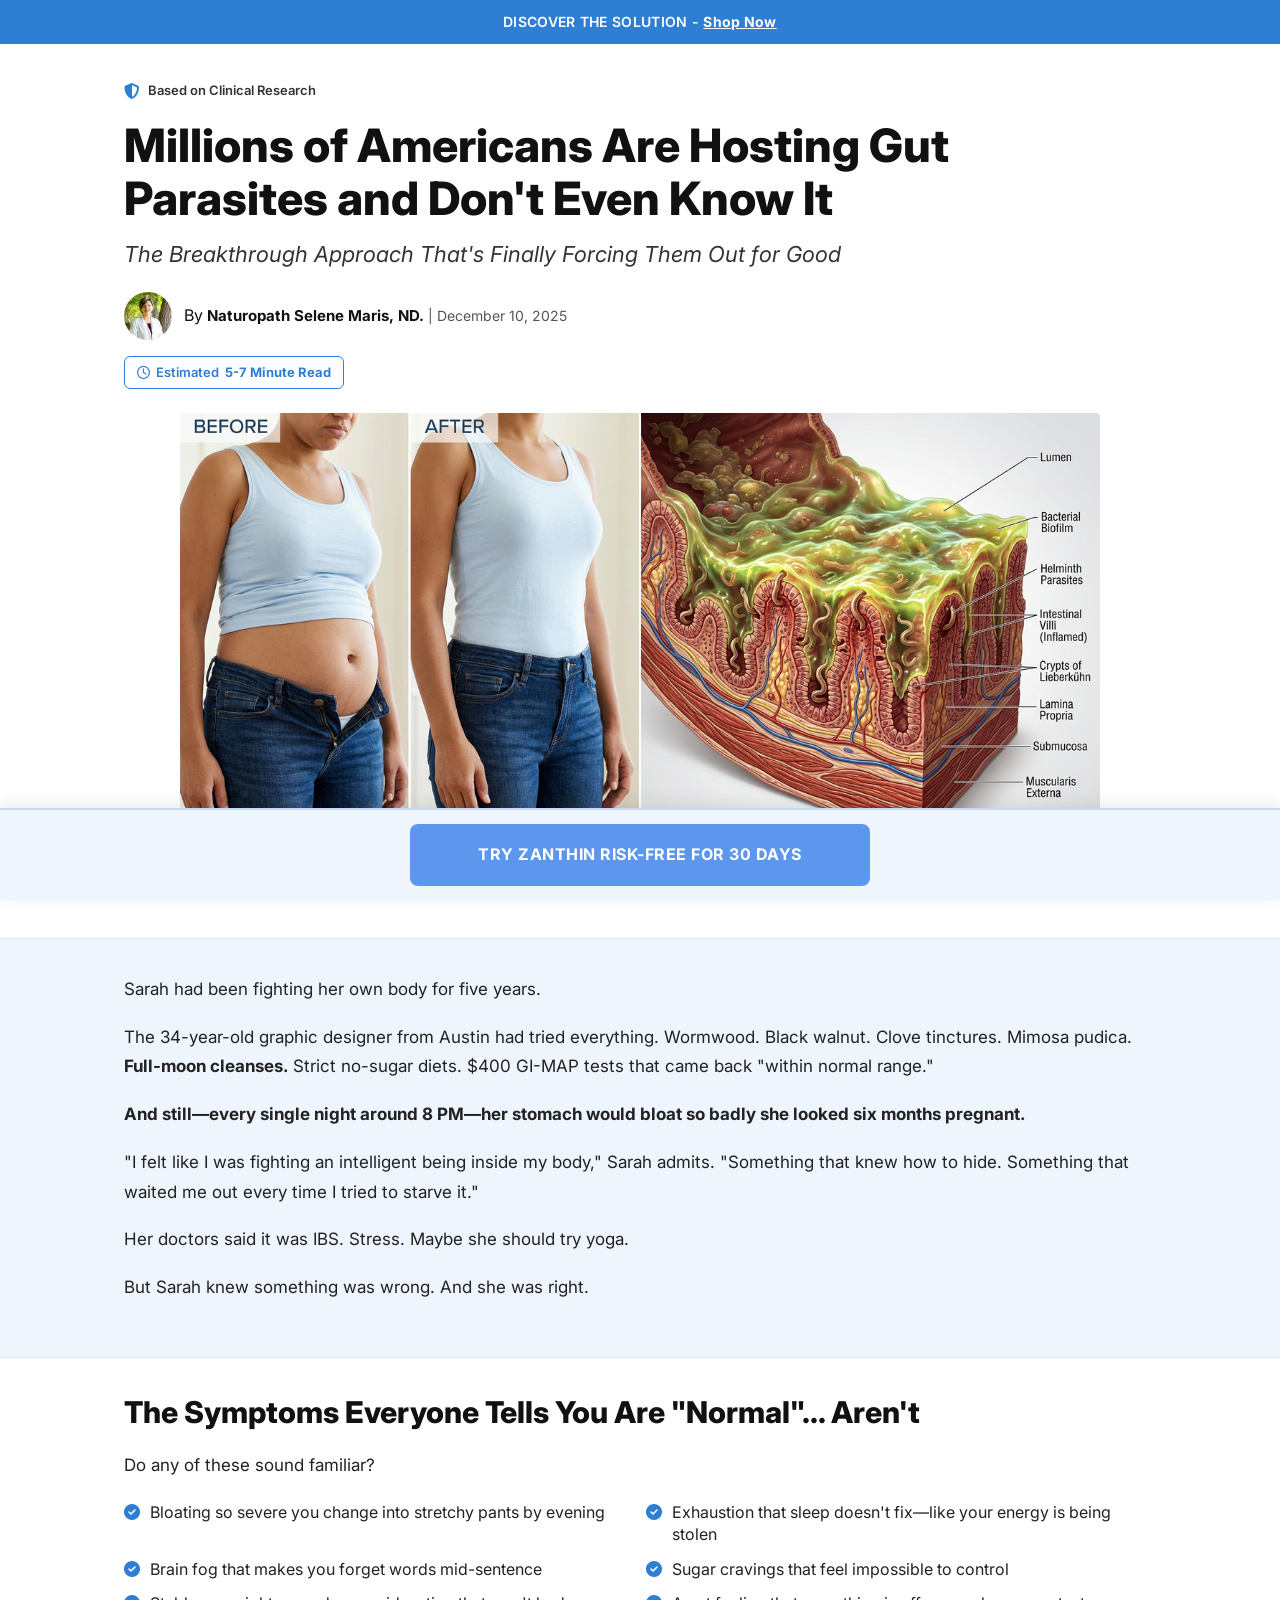
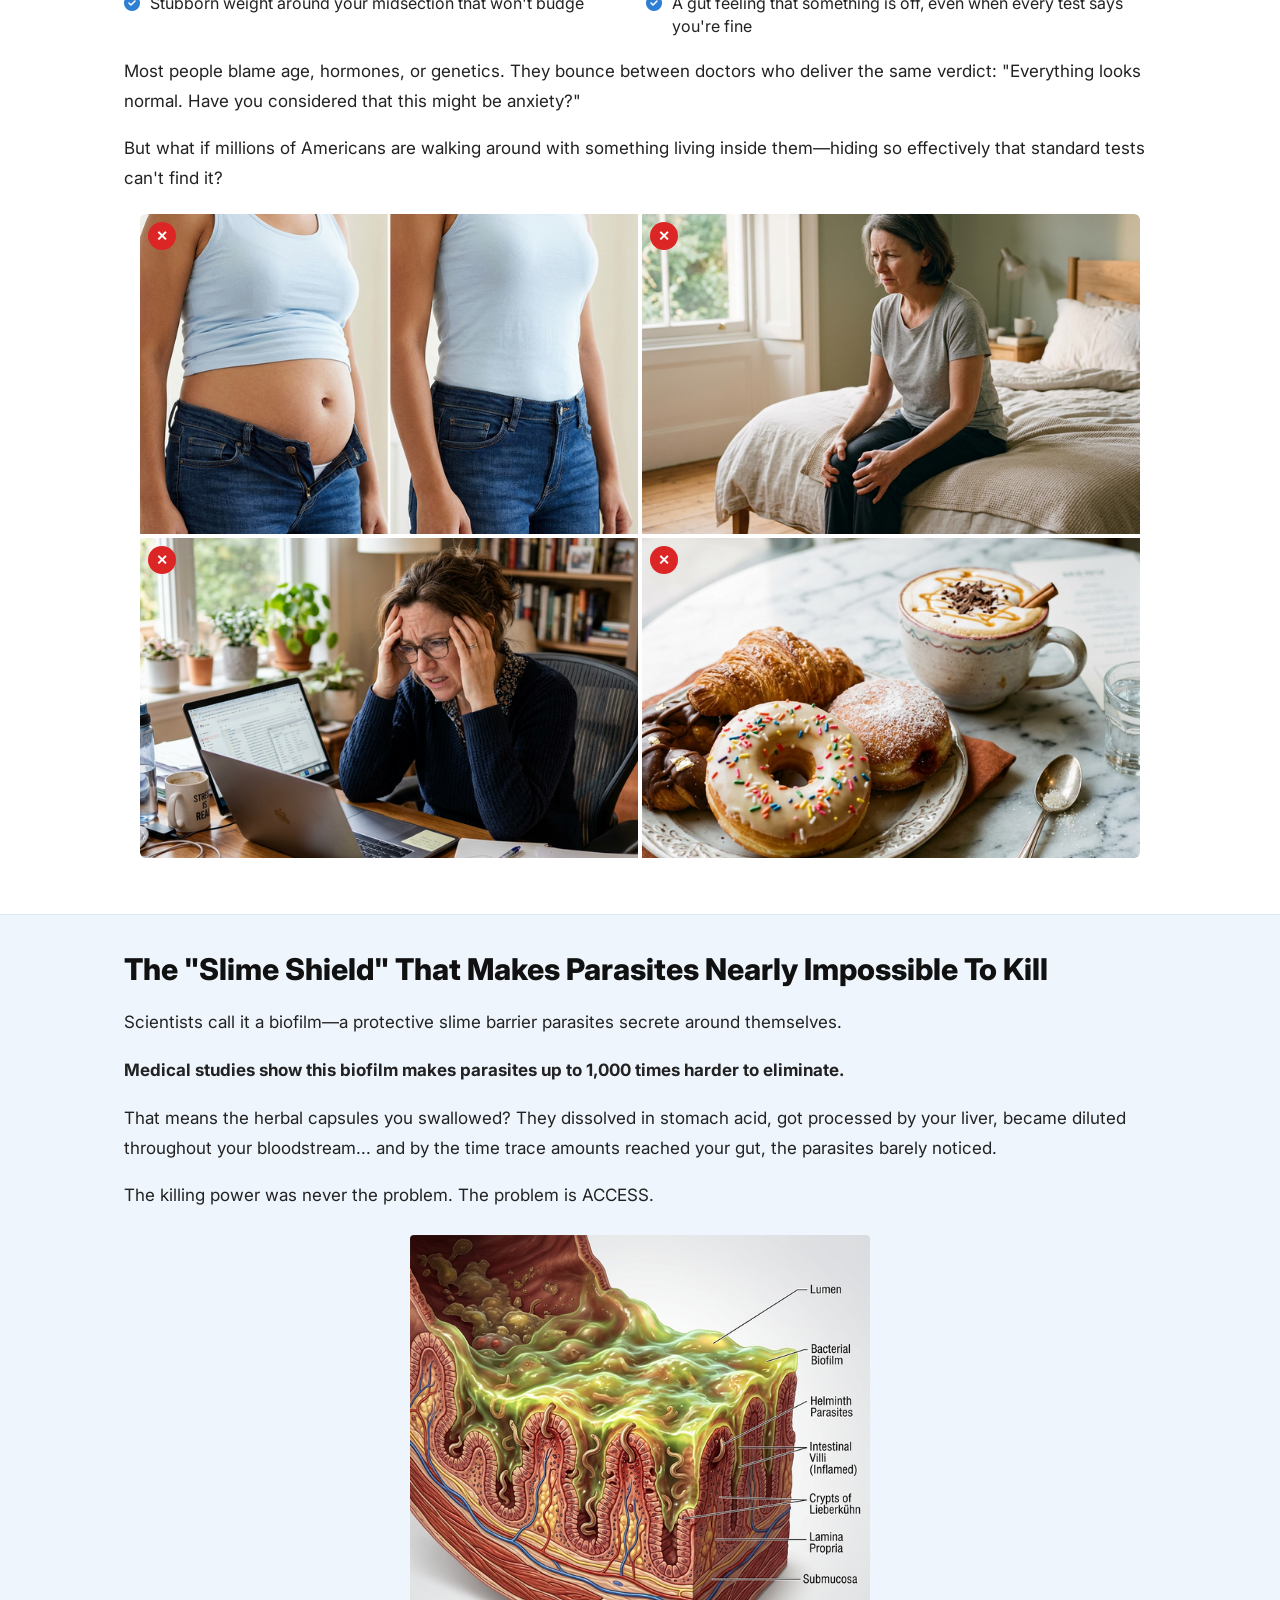
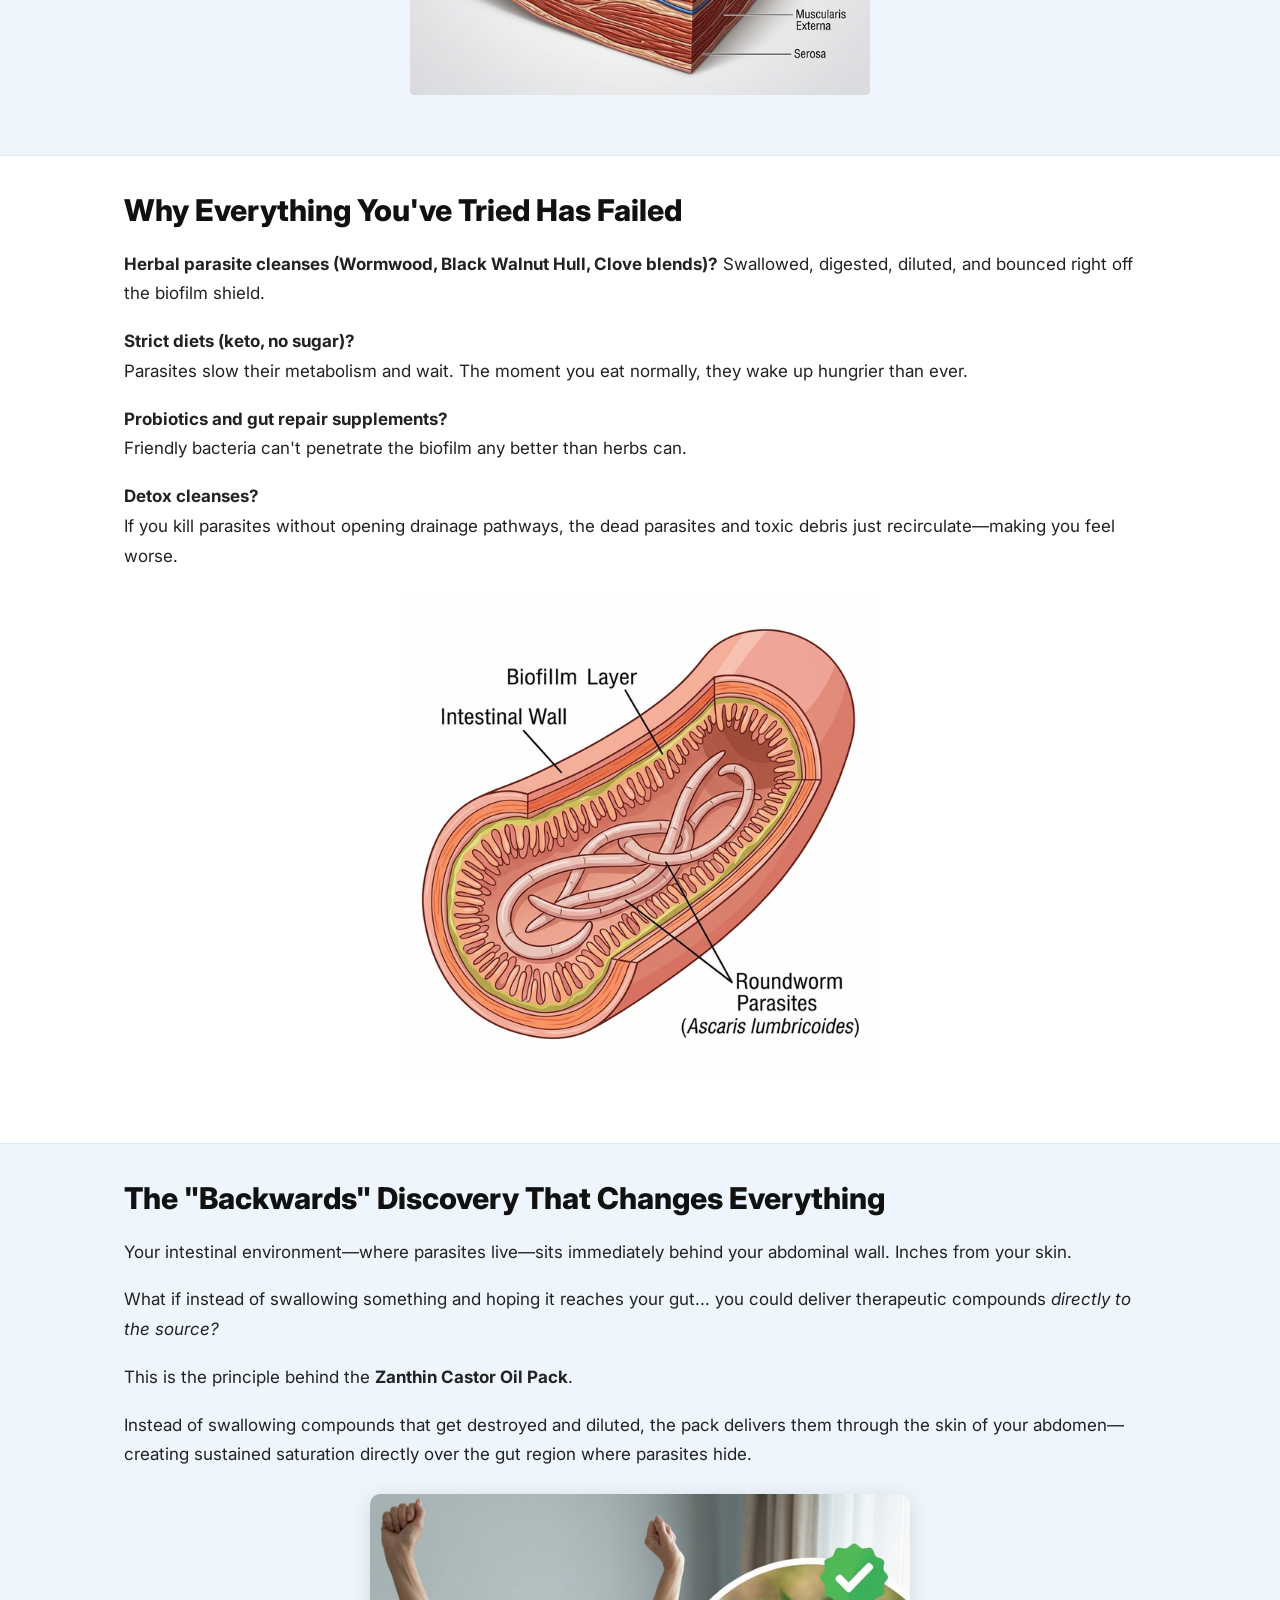
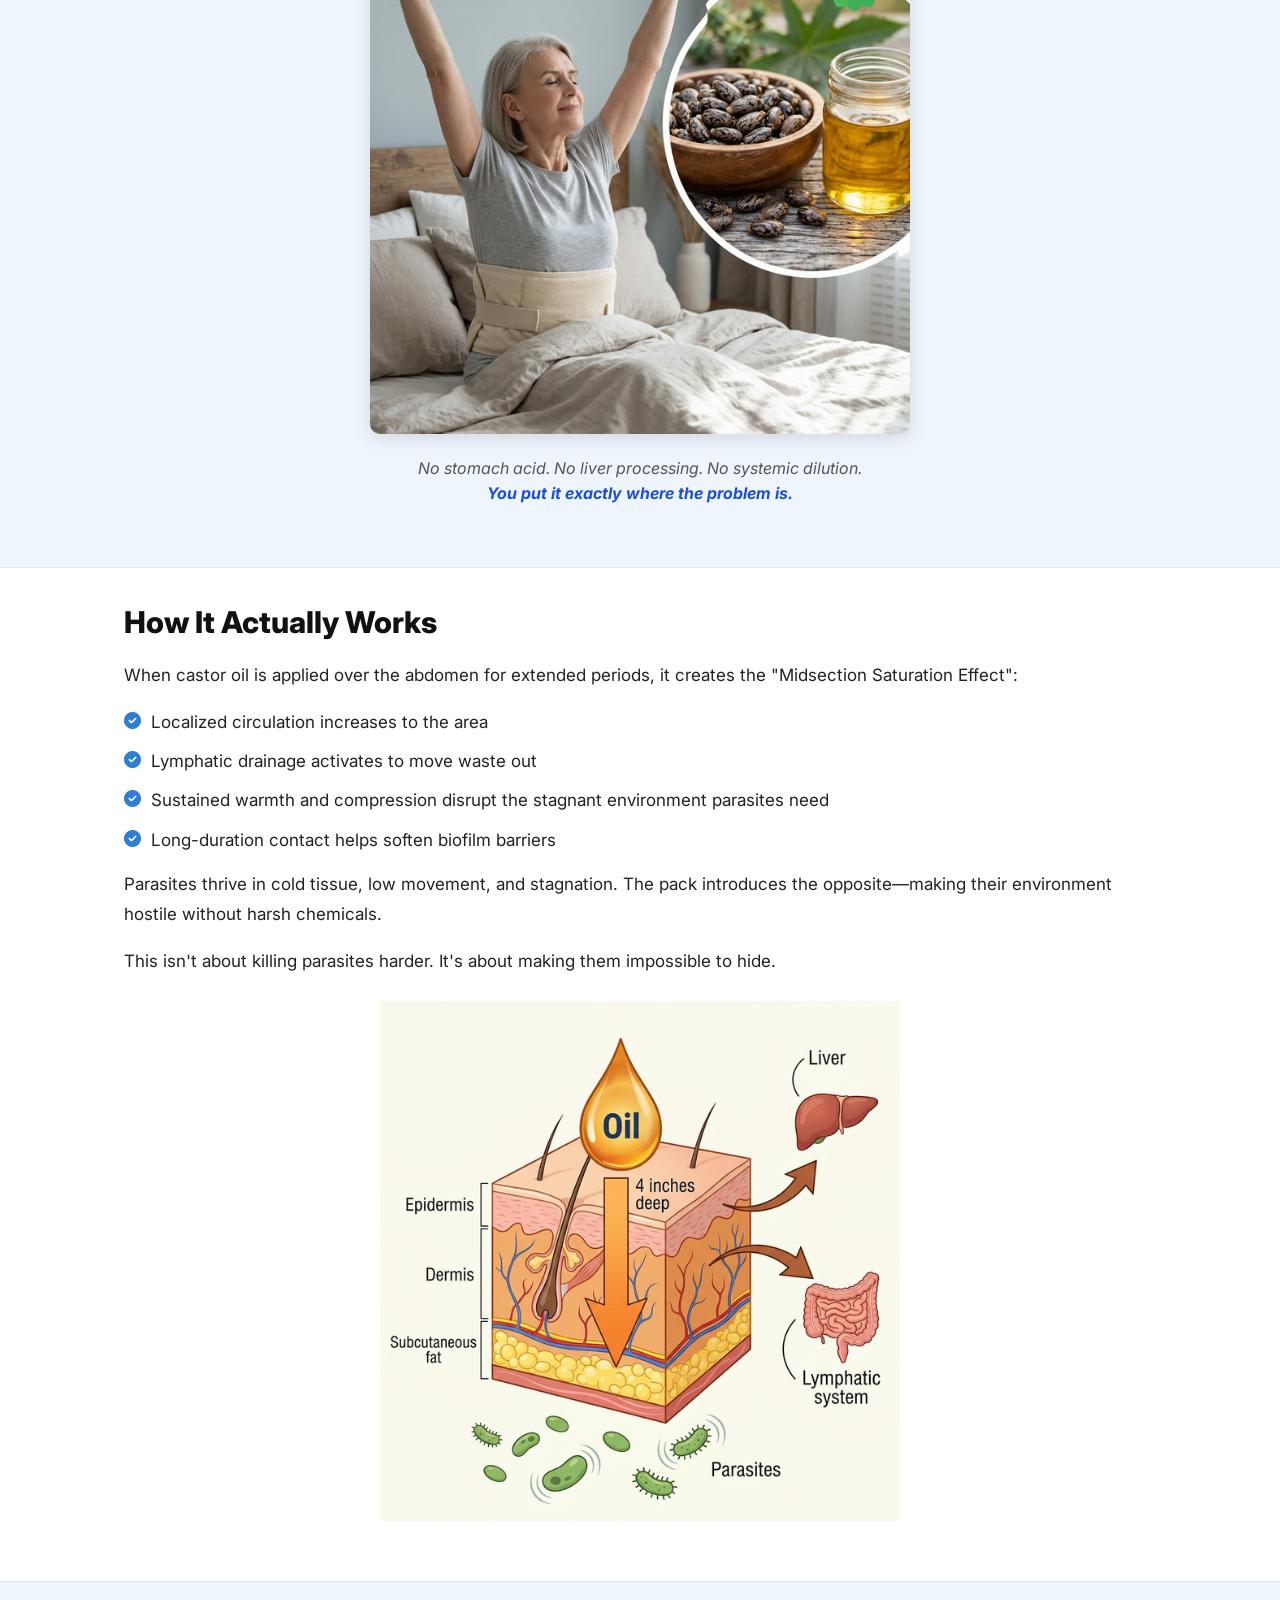
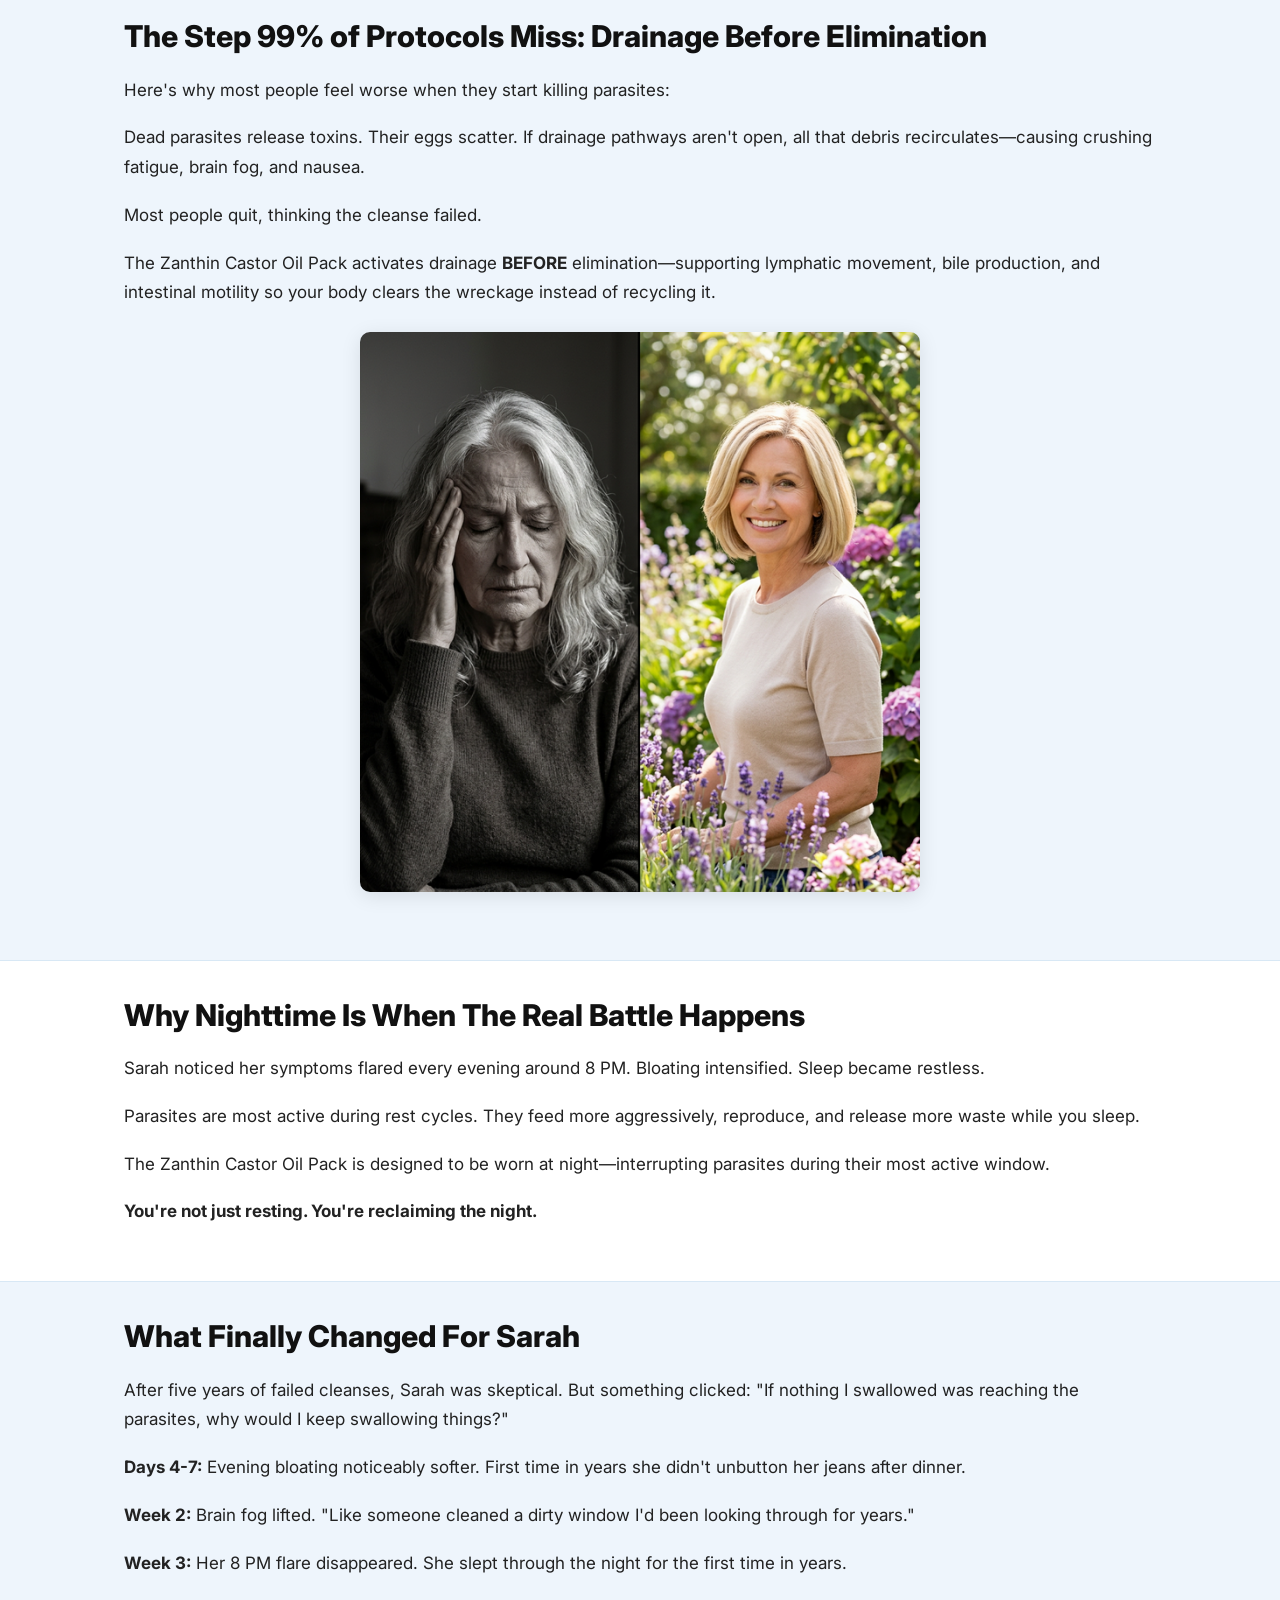
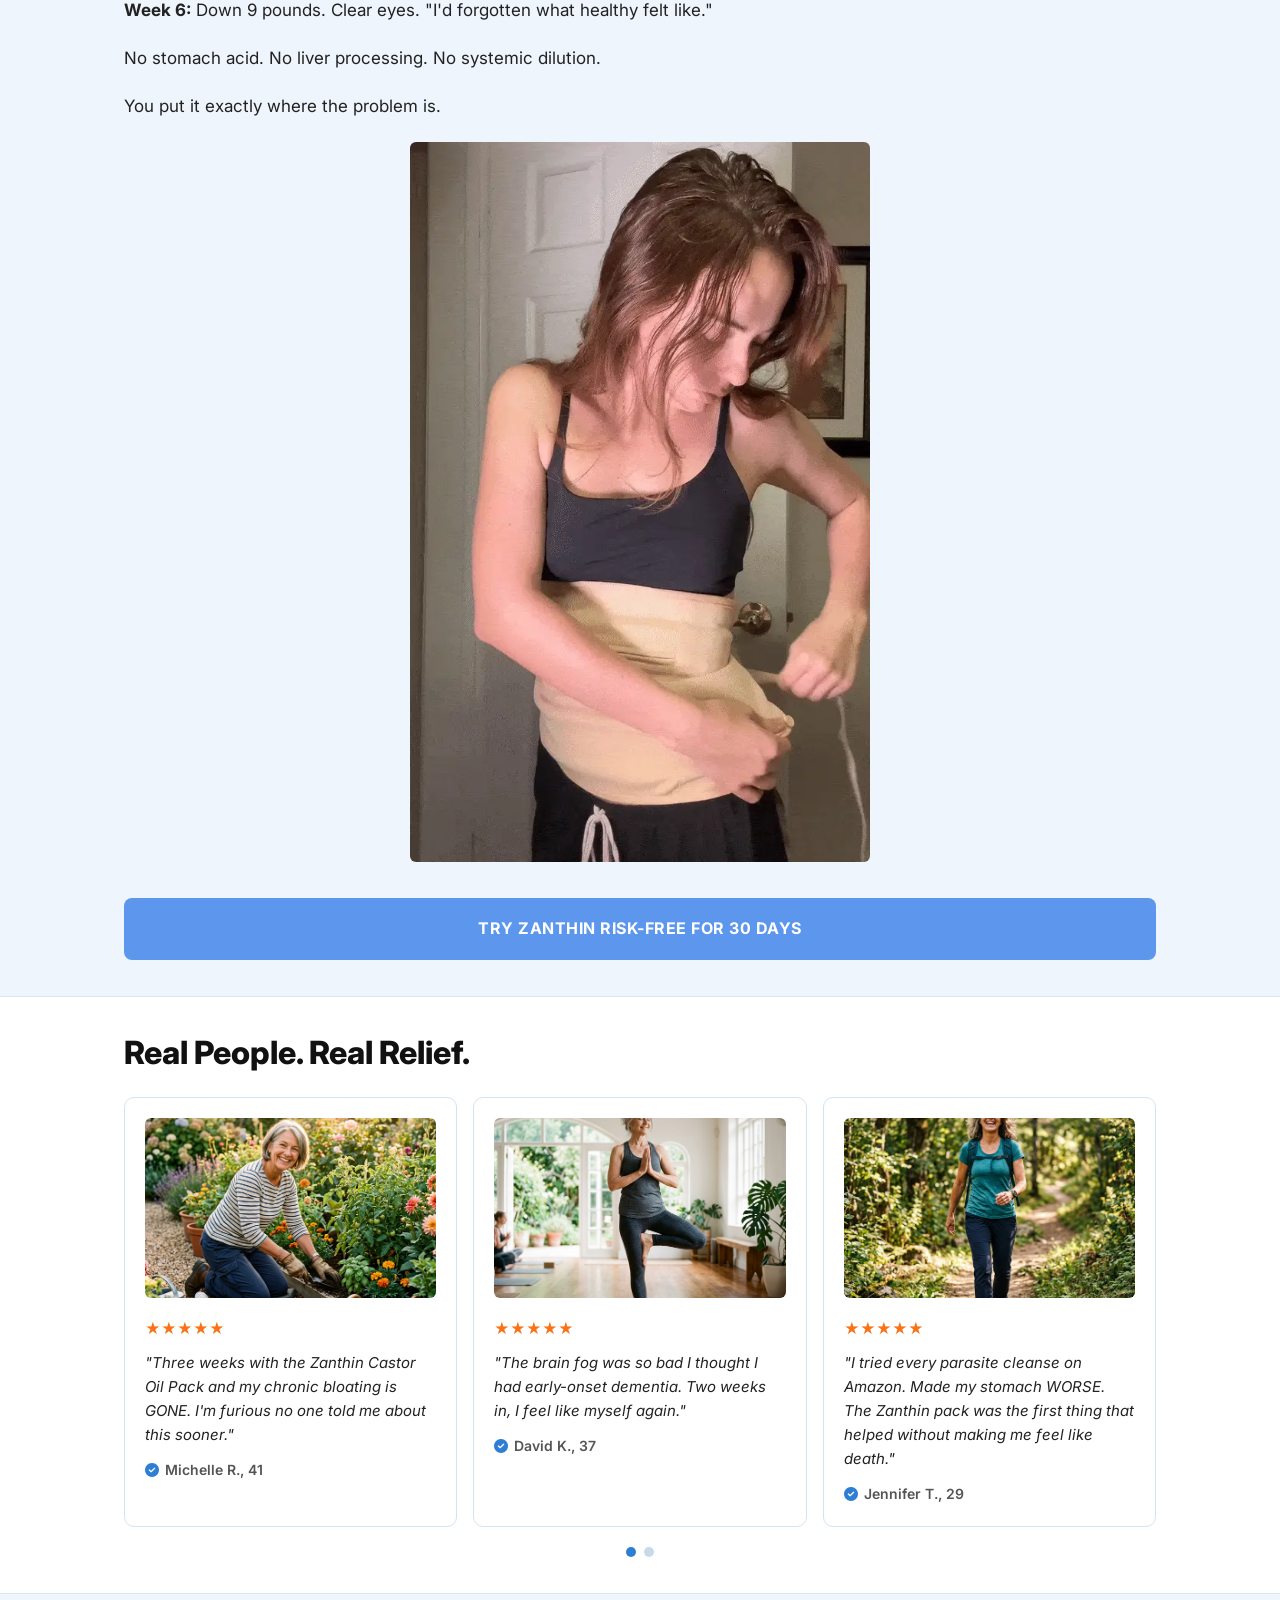
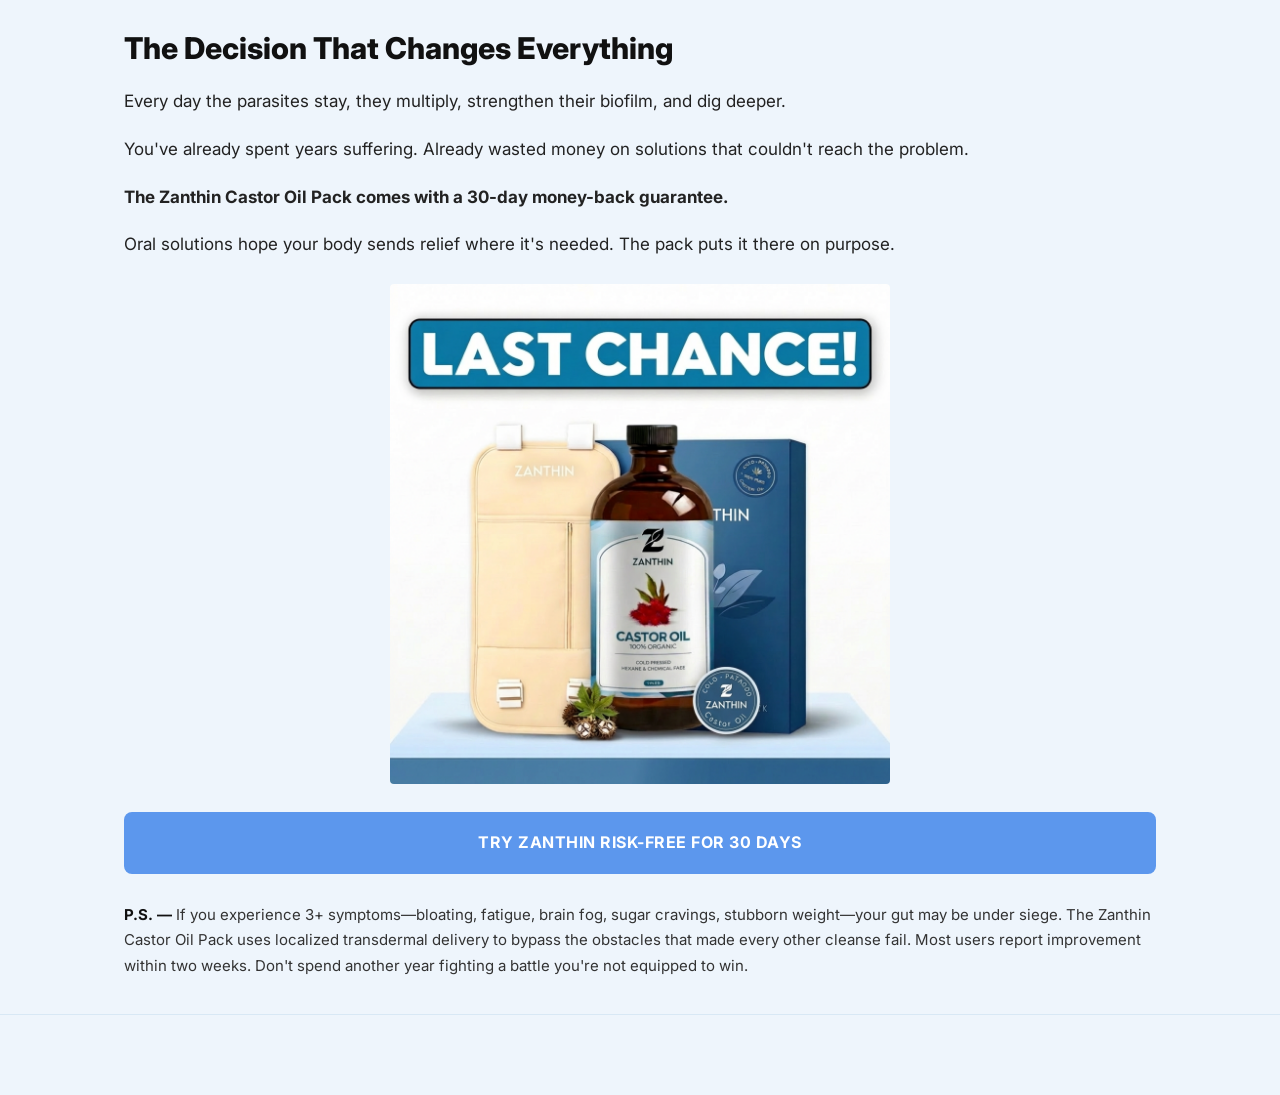
<file: zanthin-castor.html>
<!DOCTYPE html>
<html lang="en">

<head>
    <meta charset="UTF-8">
    <meta name="viewport" content="width=device-width, initial-scale=1.0">
    <title>Millions of Americans Are Hosting Gut Parasites and Don't Even Know It – Zanthin</title>
    <link href="https://fonts.googleapis.com/css2?family=Inter:wght@400;500;600;700;800;900&display=swap"
        rel="stylesheet">
    <link rel="stylesheet" href="https://cdnjs.cloudflare.com/ajax/libs/font-awesome/6.4.0/css/all.min.css">
    <style>
        *,
        *::before,
        *::after {
            box-sizing: border-box;
            margin: 0;
            padding: 0;
        }

        body {
            font-family: 'Inter', -apple-system, BlinkMacSystemFont, sans-serif;
            background-color: #eef5fc;
            color: #111;
            font-size: 16px;
            line-height: 1.6;
        }

        /* Sticky top bar */
        .top-bar {
            position: sticky;
            top: 0;
            z-index: 100;
            background-color: #2e7ed4;
            color: #fff;
            text-align: center;
            padding: 11px 16px;
            font-size: 14px;
            font-weight: 600;
            letter-spacing: 0.3px;
        }

        .top-bar a {
            color: #fff;
            text-decoration: underline;
            font-weight: 700;
        }

        /* Page wrapper */
        .page {
            max-width: 1080px;
            margin: 0 auto;
            padding: 0 24px;
        }

        /* Section blocks — alternating white / light-blue */
        .section {
            background: #fff;
            border-bottom: 1px solid #d8e8f5;
            padding: 36px 0;
        }

        .section.blue {
            background: #eef5fc;
        }

        /* Kicker */
        .kicker {
            display: flex;
            align-items: center;
            gap: 8px;
            font-size: 13px;
            font-weight: 600;
            color: #333;
            margin-bottom: 18px;
        }

        .kicker i {
            color: #2e7ed4;
            font-size: 16px;
        }

        /* Headline */
        h1 {
            font-size: clamp(26px, 4vw, 46px);
            font-weight: 800;
            line-height: 1.15;
            color: #111;
            margin-bottom: 12px;
        }

        /* Deck / subheadline */
        .deck {
            font-size: clamp(17px, 2.5vw, 22px);
            font-style: italic;
            color: #333;
            font-weight: 400;
            margin-bottom: 20px;
        }

        /* Author line */
        .author-row {
            display: flex;
            align-items: center;
            gap: 12px;
            margin-bottom: 16px;
        }

        .author-avatar {
            width: 48px;
            height: 48px;
            border-radius: 50%;
            object-fit: cover;
            background: #c8d9ea;
            flex-shrink: 0;
        }

        .author-name {
            font-weight: 700;
            font-size: 15px;
        }

        .author-date {
            font-size: 14px;
            color: #555;
        }

        .read-time-badge {
            display: inline-flex;
            align-items: center;
            gap: 6px;
            border: 1.5px solid #2e7ed4;
            border-radius: 6px;
            padding: 5px 12px;
            font-size: 13px;
            font-weight: 600;
            color: #2e7ed4;
            margin-bottom: 24px;
        }

        /* Hero split image */
        .hero-img {
            display: grid;
            grid-template-columns: 1fr 1fr;
            gap: 2px;
            max-width: 920px;
            margin: 0 auto 8px;
            border-radius: 4px;
            overflow: hidden;
        }

        .hero-img img {
            width: 100%;
            height: 440px;
            object-fit: cover;
            display: block;
        }

        .hero-label {
            display: flex;
            justify-content: space-around;
            max-width: 920px;
            margin: 0 auto 20px;
            font-size: 13px;
            font-weight: 600;
            color: #555;
            text-transform: uppercase;
            letter-spacing: 1px;
        }

        /* Body text */
        .body-text p {
            font-size: 17px;
            line-height: 1.75;
            color: #222;
            margin-bottom: 18px;
        }

        .body-text p strong {
            font-weight: 700;
        }

        /* Section heading */
        h2 {
            font-size: clamp(20px, 3vw, 30px);
            font-weight: 800;
            color: #111;
            margin-bottom: 20px;
            line-height: 1.25;
        }

        /* Symptom grid */
        .symptom-grid {
            display: grid;
            grid-template-columns: 1fr 1fr;
            gap: 12px;
            margin: 20px 0;
        }

        .symptom-item {
            display: flex;
            align-items: flex-start;
            gap: 10px;
            font-size: 16px;
            line-height: 1.4;
            color: #222;
        }

        .symptom-item i {
            color: #2e7ed4;
            margin-top: 3px;
            flex-shrink: 0;
        }

        /* Centered image block */
        .img-center {
            max-width: 460px;
            margin: 24px auto;
            display: block;
            border-radius: 4px;
            width: 100%;
        }

        /* Bold important line */
        .bold-line {
            font-weight: 700;
            font-size: 18px;
            color: #111;
            margin: 16px 0;
        }

        /* "Why failed" items — bold label + normal text */
        .fail-item {
            margin-bottom: 16px;
            font-size: 17px;
            line-height: 1.7;
        }

        /* Blue highlight box */
        .blue-box {
            background: #dbeafe;
            border-radius: 8px;
            padding: 24px 28px;
            margin: 24px 0;
            text-align: center;
        }

        .blue-box .big-text {
            font-size: 22px;
            font-weight: 800;
            color: #111;
            margin-bottom: 6px;
        }

        .blue-box .sub-text {
            font-size: 17px;
            color: #1d4ed8;
            font-weight: 500;
        }

        /* How it works list */
        .works-list {
            list-style: none;
            margin: 16px 0;
        }

        .works-list li {
            display: flex;
            align-items: flex-start;
            gap: 10px;
            font-size: 17px;
            line-height: 1.6;
            color: #222;
            margin-bottom: 12px;
        }

        .works-list li i {
            color: #2e7ed4;
            margin-top: 3px;
            flex-shrink: 0;
        }

        /* Sarah's results */
        .results-box {
            background: #fff;
            border-radius: 10px;
            padding: 24px 28px;
            margin: 20px 0;
            border: 1px solid #d0e4f5;
        }

        .result-item {
            margin-bottom: 14px;
            font-size: 17px;
            line-height: 1.6;
        }

        .result-item:last-child {
            margin-bottom: 0;
        }

        /* CTA Button */
        .cta-wrap {
            margin: 28px 0;
        }

        .cta-button {
            display: block;
            width: 100%;
            background-color: #5c97ed;
            color: #fff;
            text-align: center;
            font-size: 16px;
            font-weight: 700;
            padding: 18px 24px;
            border-radius: 8px;
            text-decoration: none;
            letter-spacing: 0.5px;
            text-transform: uppercase;
            transition: background-color 0.15s;
        }

        .cta-button:hover {
            background-color: #4a84da;
        }

        /* Sticky bottom CTA bar */
        .sticky-cta {
            position: fixed;
            bottom: 0;
            left: 0;
            right: 0;
            background: #eef5fc;
            border-top: 2px solid #c8daf0;
            padding: 14px 24px;
            z-index: 1000;
            box-shadow: 0 -4px 16px rgba(0, 0, 0, 0.08);
        }

        .sticky-cta .cta-button {
            max-width: 500px;
            margin: 0 auto;
            display: block;
        }

        /* Testimonials carousel */
        .testimonials-heading {
            font-size: clamp(22px, 3vw, 32px);
            font-weight: 800;
            color: #111;
            margin-bottom: 24px;
        }

        .testimonials-grid {
            display: grid;
            grid-template-columns: repeat(3, 1fr);
            gap: 16px;
        }

        .testimonial-card {
            background: #fff;
            border: 1px solid #d0e4f5;
            border-radius: 10px;
            padding: 20px;
        }

        .testimonial-card img {
            width: 100%;
            height: 180px;
            object-fit: cover;
            border-radius: 6px;
            margin-bottom: 12px;
        }

        .stars {
            color: #f97316;
            font-size: 15px;
            margin-bottom: 10px;
        }

        .testimonial-text {
            font-size: 15px;
            line-height: 1.6;
            color: #222;
            font-style: italic;
            margin-bottom: 12px;
        }

        .testimonial-attr {
            display: flex;
            align-items: center;
            gap: 6px;
            font-size: 14px;
            font-weight: 600;
            color: #555;
        }

        .testimonial-attr i {
            color: #2e7ed4;
        }

        /* Carousel dots */
        .carousel-dots {
            display: flex;
            justify-content: center;
            gap: 8px;
            margin-top: 20px;
        }

        .dot {
            width: 10px;
            height: 10px;
            border-radius: 50%;
            background: #2e7ed4;
        }

        .dot.inactive {
            background: #c8d9ea;
        }

        /* Product image */
        .product-img {
            max-width: 460px;
            margin: 24px auto;
            display: block;
            width: 100%;
            border-radius: 4px;
        }

        /* PS text */
        .ps-text {
            font-size: 15px;
            line-height: 1.7;
            color: #333;
            margin-top: 20px;
        }

        .ps-text strong {
            font-weight: 700;
            color: #111;
        }

        /* Bottom padding for sticky bar */
        .page-bottom-pad {
            height: 80px;
        }

        /* ===== MOBILE OPTIMIZATION ===== */
        @media (max-width: 768px) {

            /* Base */
            body {
                font-size: 15px;
            }

            .page {
                padding: 0 16px;
            }

            .section {
                padding: 28px 0;
            }

            /* Top bar */
            .top-bar {
                font-size: 12px;
                padding: 9px 12px;
            }

            /* Hero image - scale down */
            .hero-img {
                max-width: 100%;
            }

            .hero-img img {
                height: 200px;
            }

            .hero-label {
                max-width: 100%;
                font-size: 12px;
            }

            /* Headings */
            h1 {
                font-size: 24px;
                line-height: 1.2;
            }

            h2 {
                font-size: 20px;
                line-height: 1.25;
            }

            /* Body text */
            .body-text p {
                font-size: 15px;
                line-height: 1.7;
            }

            /* Symptom grid */
            .symptom-grid {
                grid-template-columns: 1fr;
            }

            /* 2x2 symptom photo grid */
            .symptom-grid-photos img {
                height: 180px !important;
            }

            /* Author row */
            .author-avatar {
                width: 40px;
                height: 40px;
                font-size: 14px !important;
            }

            .author-name {
                font-size: 14px;
            }

            .author-date {
                font-size: 13px;
            }

            /* Read time badge */
            .read-time-badge {
                font-size: 12px;
                padding: 4px 10px;
            }

            /* Centered images - full width on mobile */
            .img-center {
                max-width: 100% !important;
                width: 100% !important;
            }

            /* Works list */
            .works-list li {
                font-size: 15px;
            }

            /* Results box */
            .results-box {
                padding: 16px 18px;
            }

            .result-item {
                font-size: 15px;
            }

            /* Blue box */
            .blue-box {
                padding: 18px 16px;
            }

            .blue-box .big-text {
                font-size: 18px;
            }

            .blue-box .sub-text {
                font-size: 15px;
            }

            /* Testimonials */
            .testimonials-grid {
                grid-template-columns: 1fr;
            }

            .testimonial-card img {
                height: 160px;
            }

            /* Product images */
            .product-img {
                max-width: 100% !important;
            }

            /* CTA button */
            .cta-button {
                font-size: 14px;
                padding: 16px 16px;
            }

            /* Sticky CTA bar */
            .sticky-cta {
                padding: 10px 12px;
            }

            .sticky-cta .cta-button {
                max-width: 100%;
                font-size: 14px;
            }

            /* Bottom pad */
            .page-bottom-pad {
                height: 70px;
            }

            /* Inline images */
            img[style*="max-width:480px"],
            img[style*="max-width:520px"],
            img[style*="max-width:540px"],
            img[style*="max-width:560px"],
            img[style*="max-width:500px"] {
                max-width: 100% !important;
            }
        }

        @media (max-width: 480px) {
            h1 {
                font-size: 21px;
            }

            h2 {
                font-size: 18px;
            }

            .top-bar {
                font-size: 11px;
                padding: 8px 10px;
            }

            .cta-button {
                font-size: 13px;
                padding: 15px 12px;
            }
        }


        @keyframes pulse {

            0%,
            100% {
                transform: scale(1);
                opacity: 1;
            }

            50% {
                transform: scale(1.02);
                opacity: 0.92;
            }
        }
    </style>
    <!-- Meta Pixel Code -->
    <script>
        !function (f, b, e, v, n, t, s) {
            if (f.fbq) return; n = f.fbq = function () {
                n.callMethod ? n.callMethod.apply(n, arguments) : n.queue.push(arguments)
            };
            if (!f._fbq) f._fbq = n; n.push = n; n.loaded = !0; n.version = '2.0';
            n.queue = []; t = b.createElement(e); t.async = !0;
            t.src = v; s = b.getElementsByTagName(e)[0];
            s.parentNode.insertBefore(t, s)
        }(window, document, 'script', 'https://connect.facebook.net/en_US/fbevents.js');
        fbq('init', '1267741071959953');
        fbq('track', 'PageView');
    </script>
    <noscript><img height="1" width="1" style="display:none"
            src="https://www.facebook.com/tr?id=1267741071959953&ev=PageView&noscript=1" /></noscript>
</head>

<body>

    <!-- Sticky top bar -->
    <div class="top-bar">
        DISCOVER THE SOLUTION - <a
            href="https://zanthinoil.com/products/zanthan%E2%84%A2-castor-oil-pack-bundle">Shop
            Now</a>
    </div>

    <!-- ===== SECTION 1: Headline ===== -->
    <div class="section">
        <div class="page">

            <div class="kicker">
                <i class="fas fa-shield-alt"></i> Based on Clinical Research
            </div>

            <h1>Millions of Americans Are Hosting Gut Parasites and Don't Even Know It</h1>
            <p class="deck">The Breakthrough Approach That's Finally Forcing Them Out for Good</p>

            <div class="author-row">
                <img src="selene-maris.png" alt="Naturopath Selene Maris" class="author-avatar"
                    style="object-fit:cover; border-radius:50%;">
                <div>
                    <div>By <span class="author-name">Naturopath Selene Maris, ND.</span> <span class="author-date">|
                            December 10, 2025</span></div>
                </div>
            </div>

            <div class="read-time-badge">
                <i class="far fa-clock"></i> Estimated <strong>5-7 Minute Read</strong>
            </div>

            <!-- Before/After hero image -->
            <div class="hero-img">
                <img src="parasite-bloat.png" alt="Before"
                    onerror="this.src='https://images.unsplash.com/photo-1590683508738-f51fa01ba2c0?w=400&q=80'">
                <img src="parasite-biofilm.png" alt="After"
                    onerror="this.src='https://images.unsplash.com/photo-1576091160399-112ba8d25d1d?w=400&q=80'">
            </div>
            <div class="hero-label">
                <span>Before</span>
                <span>After</span>
            </div>

        </div>
    </div>

    <!-- ===== SECTION 2: Sarah's Story ===== -->
    <div class="section blue">
        <div class="page body-text">
            <p>Sarah had been fighting her own body for five years.</p>
            <p>The 34-year-old graphic designer from Austin had tried everything. Wormwood. Black walnut. Clove
                tinctures. Mimosa pudica. <strong>Full-moon cleanses.</strong> Strict no-sugar diets. $400 GI-MAP tests
                that came back "within normal range."</p>
            <p><strong>And still—every single night around 8 PM—her stomach would bloat so badly she looked six months
                    pregnant.</strong></p>
            <p>"I felt like I was fighting an intelligent being inside my body," Sarah admits. "Something that knew how
                to hide. Something that waited me out every time I tried to starve it."</p>
            <p>Her doctors said it was IBS. Stress. Maybe she should try yoga.</p>
            <p>But Sarah knew something was wrong. And she was right.</p>
        </div>
    </div>

    <!-- ===== SECTION 3: Symptoms ===== -->
    <div class="section">
        <div class="page">
            <h2>The Symptoms Everyone Tells You Are "Normal"... Aren't</h2>
            <div class="body-text">
                <p>Do any of these sound familiar?</p>
            </div>
            <div class="symptom-grid">
                <div class="symptom-item"><i class="fas fa-check-circle"></i><span>Bloating so severe you change into
                        stretchy pants by evening</span></div>
                <div class="symptom-item"><i class="fas fa-check-circle"></i><span>Exhaustion that sleep doesn't
                        fix—like your energy is being stolen</span></div>
                <div class="symptom-item"><i class="fas fa-check-circle"></i><span>Brain fog that makes you forget words
                        mid-sentence</span></div>
                <div class="symptom-item"><i class="fas fa-check-circle"></i><span>Sugar cravings that feel impossible
                        to control</span></div>
                <div class="symptom-item"><i class="fas fa-check-circle"></i><span>Stubborn weight around your
                        midsection that won't budge</span></div>
                <div class="symptom-item"><i class="fas fa-check-circle"></i><span>A gut feeling that something is off,
                        even when every test says you're fine</span></div>
            </div>
            <div class="body-text" style="margin-top:16px;">
                <p>Most people blame age, hormones, or genetics. They bounce between doctors who deliver the same
                    verdict: "Everything looks normal. Have you considered that this might be anxiety?"</p>
                <p>But what if millions of Americans are walking around with something living inside them—hiding so
                    effectively that standard tests can't find it?</p>
            </div>

            <!-- 2x2 symptom photo grid -->
            <div
                style="display:grid; grid-template-columns:1fr 1fr; gap:4px; max-width:1000px; margin:20px auto; border-radius:6px; overflow:hidden;">
                <div style="position:relative;">
                    <img src="parasite-bloat.png" alt="" style="width:100%;height:320px;object-fit:cover;display:block;"
                        onerror="this.parentElement.style.display='none'">
                    <div
                        style="position:absolute;top:8px;left:8px;background:#dc2626;color:#fff;width:28px;height:28px;border-radius:50%;display:flex;align-items:center;justify-content:center;font-weight:900;font-size:14px;">
                        ✕</div>
                </div>
                <div style="position:relative;">
                    <img src="symptom-tired-knees.png" alt=""
                        style="width:100%;height:320px;object-fit:cover;display:block;"
                        onerror="this.parentElement.style.display='none'">
                    <div
                        style="position:absolute;top:8px;left:8px;background:#dc2626;color:#fff;width:28px;height:28px;border-radius:50%;display:flex;align-items:center;justify-content:center;font-weight:900;font-size:14px;">
                        ✕</div>
                </div>
                <div style="position:relative;">
                    <img src="trigger-stress.png" alt="" style="width:100%;height:320px;object-fit:cover;display:block;"
                        onerror="this.parentElement.style.display='none'">
                    <div
                        style="position:absolute;top:8px;left:8px;background:#dc2626;color:#fff;width:28px;height:28px;border-radius:50%;display:flex;align-items:center;justify-content:center;font-weight:900;font-size:14px;">
                        ✕</div>
                </div>
                <div style="position:relative;">
                    <img src="trigger-sugar.png" alt="" style="width:100%;height:320px;object-fit:cover;display:block;"
                        onerror="this.parentElement.style.display='none'">
                    <div
                        style="position:absolute;top:8px;left:8px;background:#dc2626;color:#fff;width:28px;height:28px;border-radius:50%;display:flex;align-items:center;justify-content:center;font-weight:900;font-size:14px;">
                        ✕</div>
                </div>
            </div>
        </div>
    </div>

    <!-- ===== SECTION 4: Slime Shield / Biofilm ===== -->
    <div class="section blue">
        <div class="page">
            <h2>The "Slime Shield" That Makes Parasites Nearly Impossible To Kill</h2>
            <div class="body-text">
                <p>Scientists call it a biofilm—a protective slime barrier parasites secrete around themselves.</p>
                <p><strong>Medical studies show this biofilm makes parasites up to 1,000 times harder to
                        eliminate.</strong></p>
                <p>That means the herbal capsules you swallowed? They dissolved in stomach acid, got processed by your
                    liver, became diluted throughout your bloodstream... and by the time trace amounts reached your gut,
                    the parasites barely noticed.</p>
                <p>The killing power was never the problem. The problem is ACCESS.</p>
            </div>
            <img src="parasite-biofilm.png" alt="Parasite biofilm" class="img-center"
                onerror="this.style.display='none'">
        </div>
    </div>

    <!-- ===== SECTION 5: Why Everything Failed ===== -->
    <div class="section">
        <div class="page">
            <h2>Why Everything You've Tried Has Failed</h2>
            <div class="body-text">
                <p class="fail-item"><strong>Herbal parasite cleanses (Wormwood, Black Walnut Hull, Clove
                        blends)?</strong> Swallowed, digested, diluted, and bounced right off the biofilm shield.</p>
                <p class="fail-item"><strong>Strict diets (keto, no sugar)?</strong><br>Parasites slow their metabolism
                    and wait. The moment you eat normally, they wake up hungrier than ever.</p>
                <p class="fail-item"><strong>Probiotics and gut repair supplements?</strong><br>Friendly bacteria can't
                    penetrate the biofilm any better than herbs can.</p>
                <p class="fail-item"><strong>Detox cleanses?</strong><br>If you kill parasites without opening drainage
                    pathways, the dead parasites and toxic debris just recirculate—making you feel worse.</p>
            </div>
            <div style="text-align:center; margin: 24px 0;">
                <img src="gut-worms.png" alt="Parasitic worms inside the gut"
                    style="max-width:480px; width:100%; border-radius:8px; animation: pulse 3s ease-in-out infinite;"
                    onerror="this.style.display='none'">
            </div>
        </div>
    </div>

    <!-- ===== SECTION 6: The Backwards Discovery ===== -->
    <div class="section blue">
        <div class="page">
            <h2>The "Backwards" Discovery That Changes Everything</h2>
            <div class="body-text">
                <p>Your intestinal environment—where parasites live—sits immediately behind your abdominal wall. Inches
                    from your skin.</p>
                <p>What if instead of swallowing something and hoping it reaches your gut... you could deliver
                    therapeutic compounds <em>directly to the source?</em></p>
                <p>This is the principle behind the <strong>Zanthin Castor Oil Pack</strong>.</p>
                <p>Instead of swallowing compounds that get destroyed and diluted, the pack delivers them through the
                    skin of your abdomen—creating sustained saturation directly over the gut region where parasites
                    hide.</p>
            </div>
            <div style="text-align:center; margin: 24px 0;">
                <img src="castor-oil-wakeup.png" alt="Woman waking up refreshed after using Zanthin Castor Oil Pack"
                    style="max-width:540px; width:100%; border-radius:10px; box-shadow:0 4px 20px rgba(0,0,0,0.12);"
                    onerror="this.style.display='none'">
                <p
                    style="margin-top:14px; font-size:16px; color:#555; font-style:italic; max-width:480px; margin-left:auto; margin-right:auto;">
                    No stomach acid. No liver processing. No systemic dilution.<br><strong style="color:#1d4ed8;">You
                        put it exactly where the problem is.</strong></p>
            </div>
        </div>
    </div>

    <!-- ===== SECTION 7: How It Works ===== -->
    <div class="section">
        <div class="page">
            <h2>How It Actually Works</h2>
            <div class="body-text">
                <p>When castor oil is applied over the abdomen for extended periods, it creates the "Midsection
                    Saturation Effect":</p>
            </div>
            <ul class="works-list">
                <li><i class="fas fa-check-circle"></i><span>Localized circulation increases to the area</span></li>
                <li><i class="fas fa-check-circle"></i><span>Lymphatic drainage activates to move waste out</span></li>
                <li><i class="fas fa-check-circle"></i><span>Sustained warmth and compression disrupt the stagnant
                        environment parasites need</span></li>
                <li><i class="fas fa-check-circle"></i><span>Long-duration contact helps soften biofilm barriers</span>
                </li>
            </ul>
            <div class="body-text">
                <p>Parasites thrive in cold tissue, low movement, and stagnation. The pack introduces the
                    opposite—making their environment hostile without harsh chemicals.</p>
                <p>This isn't about killing parasites harder. It's about making them impossible to hide.</p>
            </div>
            <img src="oil-mechanism.png"
                alt="How castor oil penetrates skin to reach liver, lymphatic system and parasites" class="img-center"
                style="max-width:520px;" onerror="this.style.display='none'">
        </div>
    </div>

    <!-- ===== SECTION 8: Drainage ===== -->
    <div class="section blue">
        <div class="page">
            <h2>The Step 99% of Protocols Miss: Drainage Before Elimination</h2>
            <div class="body-text">
                <p>Here's why most people feel worse when they start killing parasites:</p>
                <p>Dead parasites release toxins. Their eggs scatter. If drainage pathways aren't open, all that debris
                    recirculates—causing crushing fatigue, brain fog, and nausea.</p>
                <p>Most people quit, thinking the cleanse failed.</p>
                <p>The Zanthin Castor Oil Pack activates drainage <strong>BEFORE</strong> elimination—supporting
                    lymphatic movement, bile production, and intestinal motility so your body clears the wreckage
                    instead of recycling it.</p>
            </div>
            <div style="text-align:center; margin: 24px 0;">
                <img src="before-after-women.png" alt="Before and after using Zanthin Castor Oil Pack"
                    style="max-width:560px; width:100%; border-radius:10px; box-shadow:0 4px 20px rgba(0,0,0,0.1);"
                    onerror="this.style.display='none'">
            </div>
        </div>
    </div>

    <!-- ===== SECTION 9: Nighttime ===== -->
    <div class="section">
        <div class="page">
            <h2>Why Nighttime Is When The Real Battle Happens</h2>
            <div class="body-text">
                <p>Sarah noticed her symptoms flared every evening around 8 PM. Bloating intensified. Sleep became
                    restless.</p>
                <p>Parasites are most active during rest cycles. They feed more aggressively, reproduce, and release
                    more waste while you sleep.</p>
                <p>The Zanthin Castor Oil Pack is designed to be worn at night—interrupting parasites during their most
                    active window.</p>
                <p><strong>You're not just resting. You're reclaiming the night.</strong></p>
            </div>
        </div>
    </div>

    <!-- ===== SECTION 10: Sarah's Results ===== -->
    <div class="section blue">
        <div class="page">
            <h2>What Finally Changed For Sarah</h2>
            <div class="body-text">
                <p>After five years of failed cleanses, Sarah was skeptical. But something clicked: "If nothing I
                    swallowed was reaching the parasites, why would I keep swallowing things?"</p>
                <p><strong>Days 4-7:</strong> Evening bloating noticeably softer. First time in years she didn't
                    unbutton her jeans after dinner.</p>
                <p><strong>Week 2:</strong> Brain fog lifted. "Like someone cleaned a dirty window I'd been looking
                    through for years."</p>
                <p><strong>Week 3:</strong> Her 8 PM flare disappeared. She slept through the night for the first time
                    in years.</p>
                <p><strong>Week 6:</strong> Down 9 pounds. Clear eyes. "I'd forgotten what healthy felt like."</p>
                <p>No stomach acid. No liver processing. No systemic dilution.</p>
                <p>You put it exactly where the problem is.</p>
            </div>
            <div style="text-align:center; margin: 20px 0 28px;">
                <img src="zanster.gif" alt="Zanthin Castor Oil Pack features"
                    style="max-width:460px; width:100%; border-radius:6px;" onerror="this.style.display='none'">
            </div>
            <a href="https://zanthinoil.com/products/zanthan%E2%84%A2-castor-oil-pack-bundle"
                class="cta-button" onclick="fbq('trackCustom','InitiateCheckoutAD')">Try Zanthin Risk-Free For 30 Days</a>
        </div>
    </div>


    <!-- ===== SECTION 11: Testimonials ===== -->
    <div class="section">
        <div class="page">
            <h2 class="testimonials-heading">Real People. Real Relief.</h2>
            <div class="testimonials-grid">
                <div class="testimonial-card">
                    <img src="testimonial-tanya-garden.png" alt="Michelle R." onerror="this.style.display='none'">
                    <div class="stars">★★★★★</div>
                    <p class="testimonial-text">"Three weeks with the Zanthin Castor Oil Pack and my chronic bloating is
                        GONE. I'm furious no one told me about this sooner."</p>
                    <div class="testimonial-attr"><i class="fas fa-check-circle"></i> Michelle R., 41</div>
                </div>
                <div class="testimonial-card">
                    <img src="testimonial-rebecca-yoga.png" alt="David K." onerror="this.style.display='none'">
                    <div class="stars">★★★★★</div>
                    <p class="testimonial-text">"The brain fog was so bad I thought I had early-onset dementia. Two
                        weeks in, I feel like myself again."</p>
                    <div class="testimonial-attr"><i class="fas fa-check-circle"></i> David K., 37</div>
                </div>
                <div class="testimonial-card">
                    <img src="testimonial-veronica-active.png" alt="Jennifer T." onerror="this.style.display='none'">
                    <div class="stars">★★★★★</div>
                    <p class="testimonial-text">"I tried every parasite cleanse on Amazon. Made my stomach WORSE. The
                        Zanthin pack was the first thing that helped without making me feel like death."</p>
                    <div class="testimonial-attr"><i class="fas fa-check-circle"></i> Jennifer T., 29</div>
                </div>
            </div>
            <div class="carousel-dots" style="margin-top:20px;">
                <div class="dot"></div>
                <div class="dot inactive"></div>
            </div>
        </div>
    </div>

    <!-- ===== SECTION 12: Final CTA ===== -->
    <div class="section blue">
        <div class="page">
            <h2>The Decision That Changes Everything</h2>
            <div class="body-text">
                <p>Every day the parasites stay, they multiply, strengthen their biofilm, and dig deeper.</p>
                <p>You've already spent years suffering. Already wasted money on solutions that couldn't reach the
                    problem.</p>
                <p><strong>The Zanthin Castor Oil Pack comes with a 30-day money-back guarantee.</strong></p>
                <p>Oral solutions hope your body sends relief where it's needed. The pack puts it there on purpose.</p>
            </div>

            <img src="zancaster.png" alt="Zanthin Castor Oil Pack - Last Chance" class="product-img"
                style="max-width:500px;" onerror="this.style.display='none'">

            <div class="cta-wrap">
                <a href="https://zanthinoil.com/products/zanthan%E2%84%A2-castor-oil-pack-bundle"
                    class="cta-button" onclick="fbq('trackCustom','InitiateCheckoutAD')">Try Zanthin Risk-Free For 30 Days</a>
            </div>

            <p class="ps-text"><strong>P.S. —</strong> If you experience 3+ symptoms—bloating, fatigue, brain fog, sugar
                cravings, stubborn weight—your gut may be under siege. The Zanthin Castor Oil Pack uses localized
                transdermal delivery to bypass the obstacles that made every other cleanse fail. Most users report
                improvement within two weeks. Don't spend another year fighting a battle you're not equipped to win.</p>
        </div>
    </div>

    <div class="page-bottom-pad"></div>

    <!-- Sticky bottom CTA -->
    <div class="sticky-cta">
        <a href="https://zanthinoil.com/products/zanthan%E2%84%A2-castor-oil-pack-bundle"
            class="cta-button" onclick="fbq('trackCustom','InitiateCheckoutAD')" style="max-width:460px; margin:0 auto; display:block;">
            Try Zanthin Risk-Free For 30 Days
        </a>
    </div>

</body>

</html>
</file>
